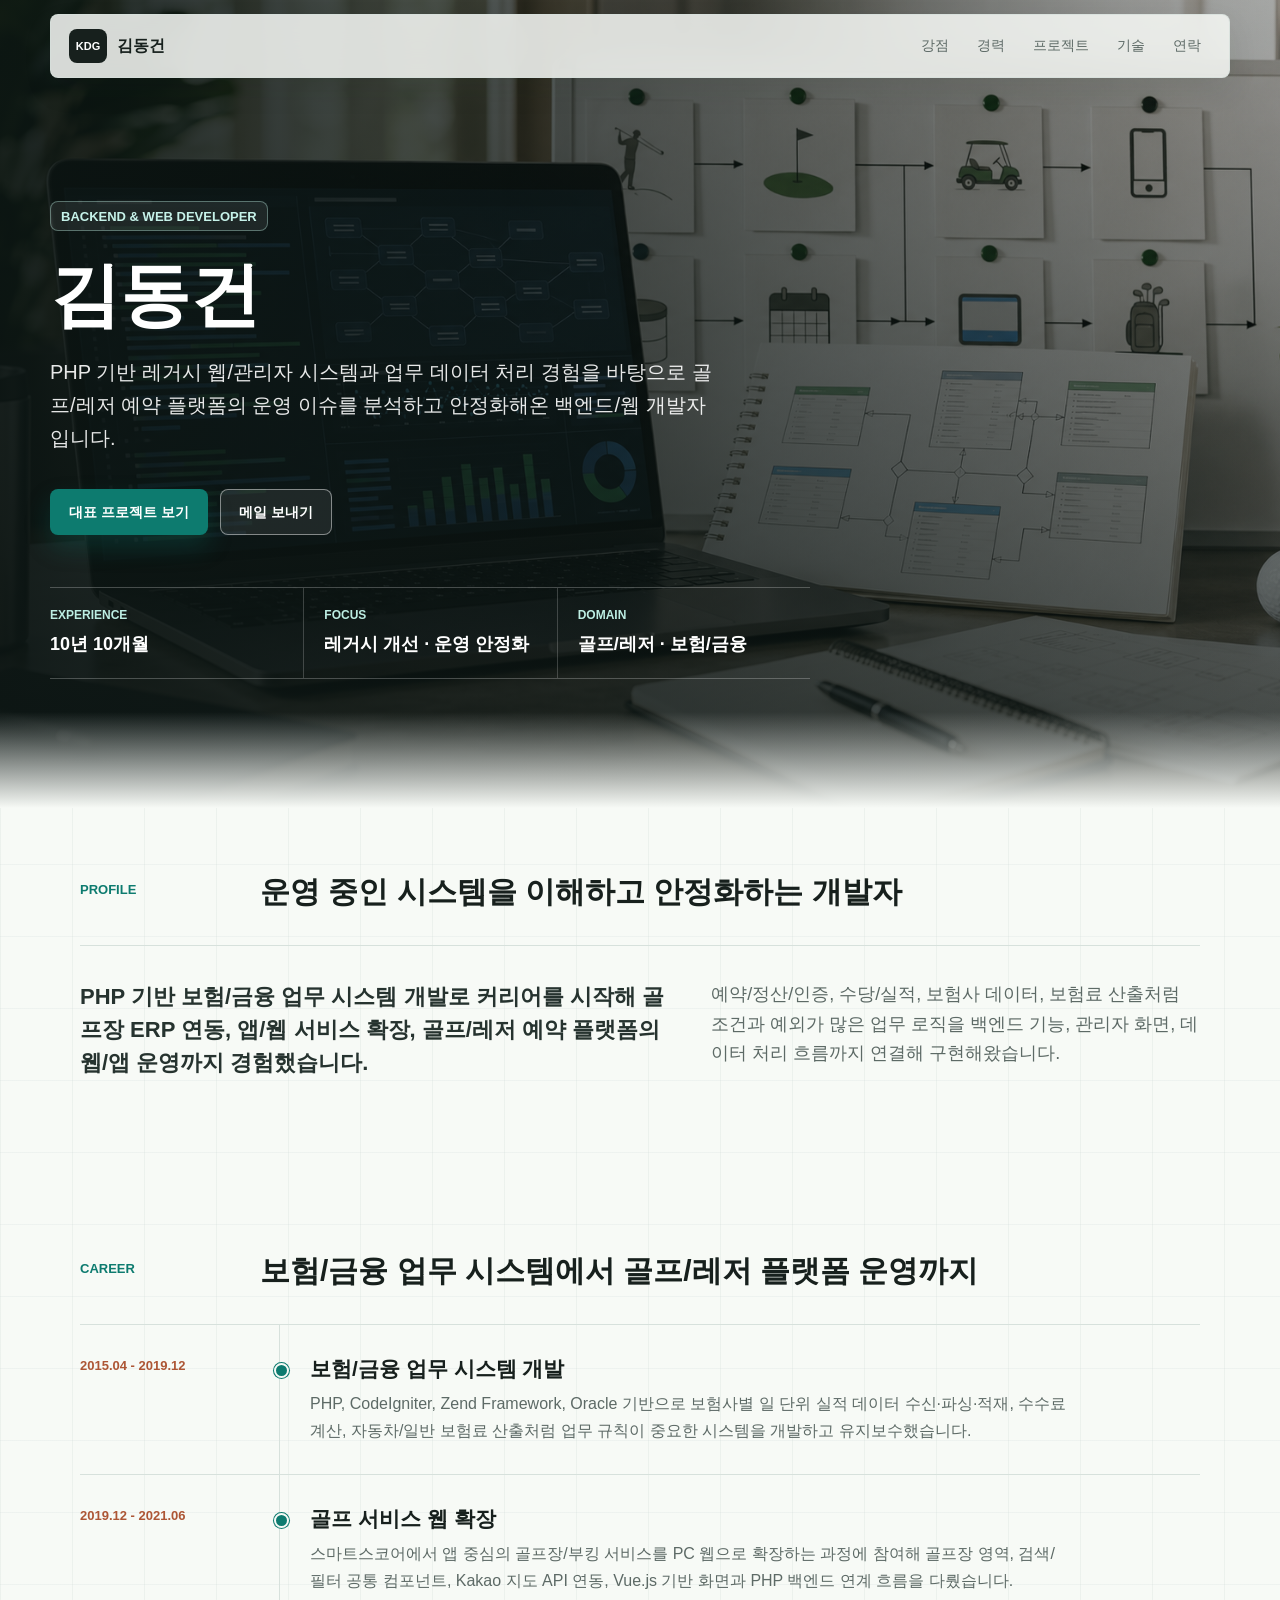
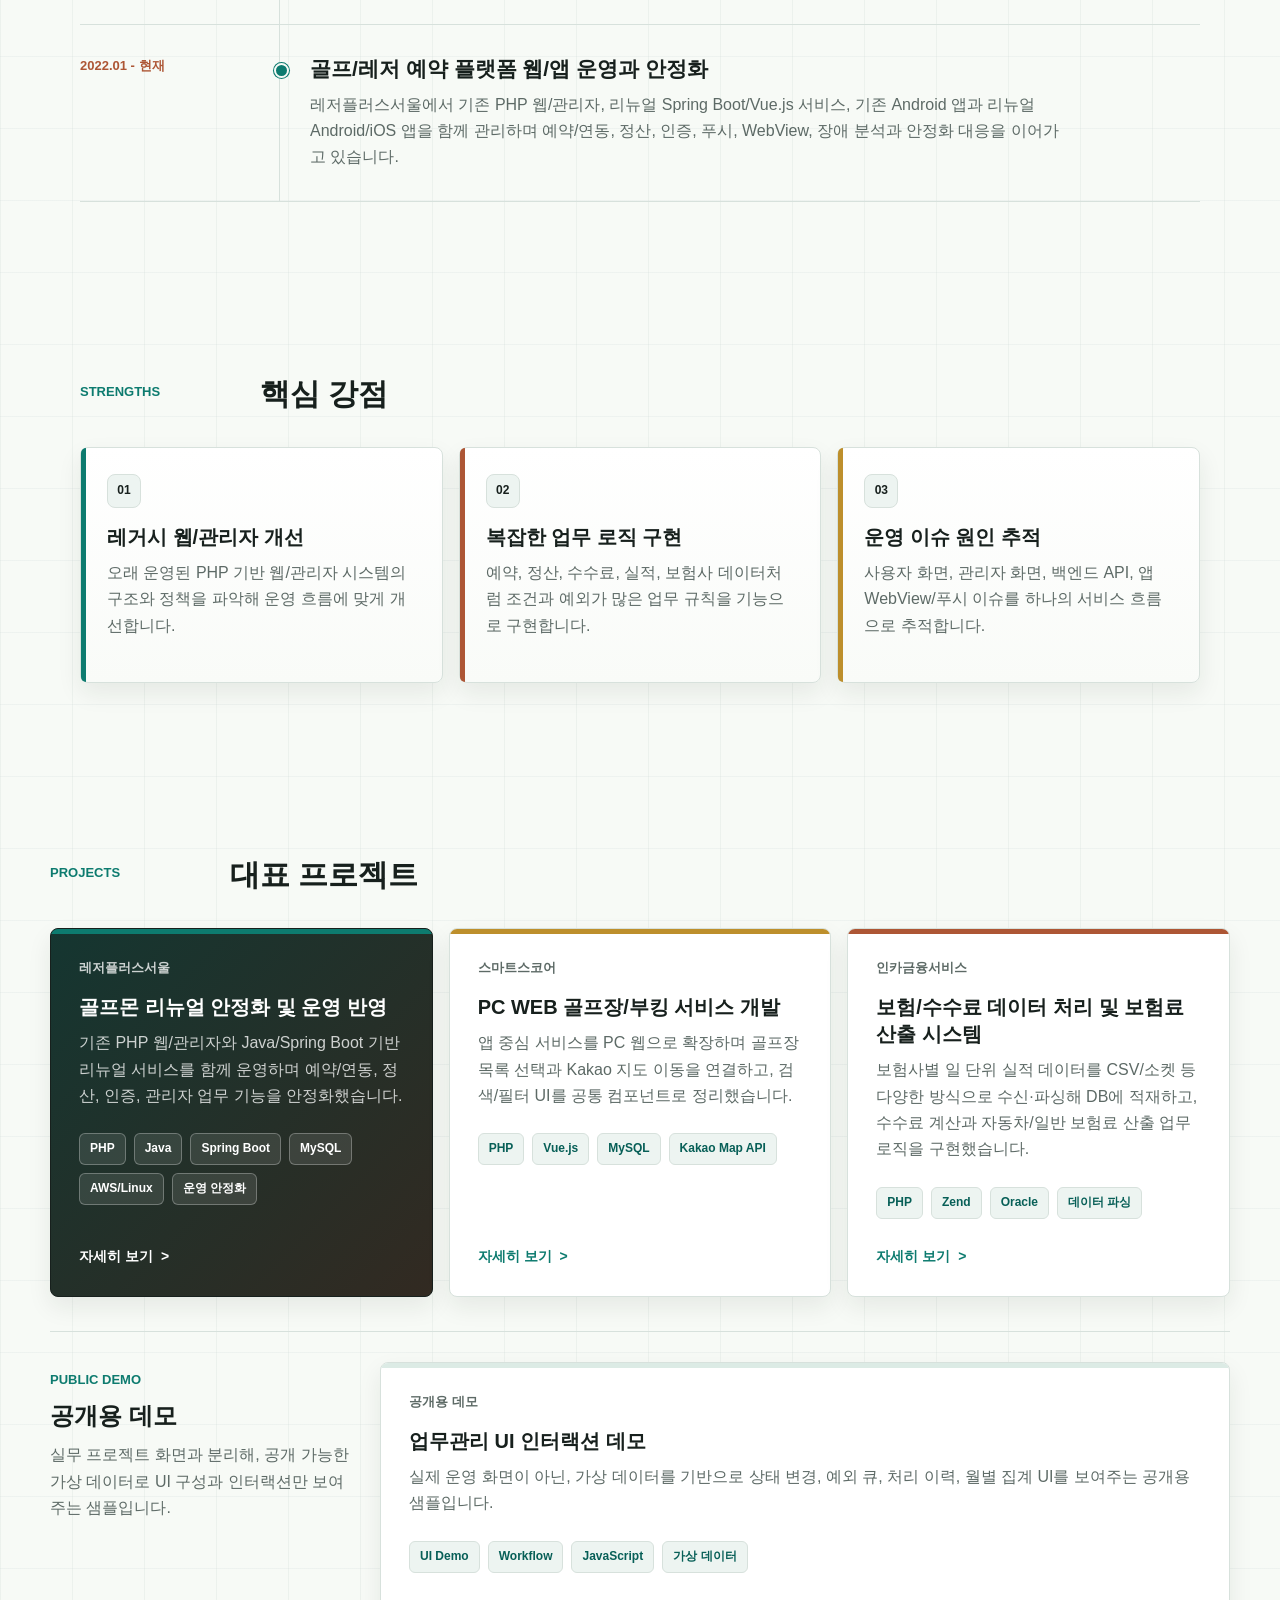
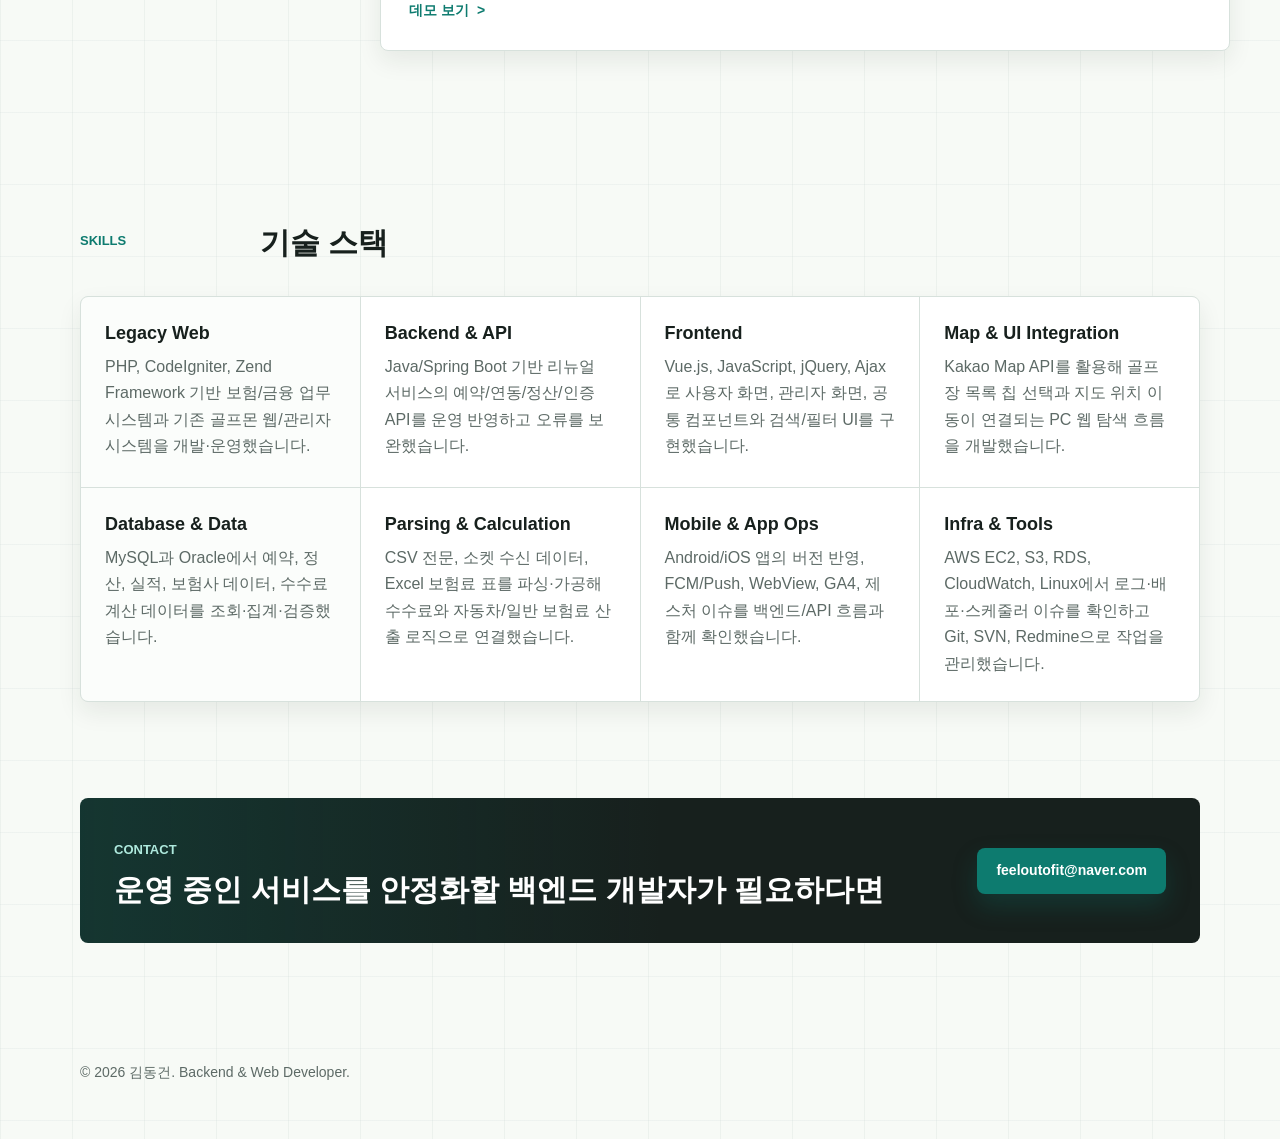
<file: index.html>
<!DOCTYPE html>
<html lang="ko">
  <head>
    <meta charset="utf-8">
    <meta name="viewport" content="width=device-width, initial-scale=1">
    <title>김동건 | Backend & Web Developer</title>
    <meta
      name="description"
      content="PHP 기반 레거시 웹/관리자 시스템, 업무 데이터 처리, 골프/레저 예약 플랫폼 운영 안정화 경험을 갖춘 백엔드/웹 개발자 김동건의 포트폴리오입니다."
    >
    <link rel="canonical" href="https://feeloutofit.github.io/portfolio-site/">
    <meta property="og:locale" content="ko_KR">
    <meta property="og:type" content="website">
    <meta property="og:site_name" content="김동건 포트폴리오">
    <meta property="og:title" content="김동건 | Backend & Web Developer">
    <meta property="og:description" content="PHP 기반 레거시 웹/관리자 시스템, 업무 데이터 처리, 골프/레저 예약 플랫폼 운영 안정화 경험을 갖춘 백엔드/웹 개발자 김동건의 포트폴리오입니다.">
    <meta property="og:url" content="https://feeloutofit.github.io/portfolio-site/">
    <meta property="og:image" content="https://feeloutofit.github.io/portfolio-site/assets/og-image.jpg">
    <meta property="og:image:type" content="image/jpeg">
    <meta property="og:image:width" content="1200">
    <meta property="og:image:height" content="630">
    <meta property="og:image:alt" content="운영 안정화와 백엔드 개발 흐름을 표현한 김동건 포트폴리오 공유 이미지">
    <meta name="twitter:card" content="summary_large_image">
    <meta name="twitter:title" content="김동건 | Backend & Web Developer">
    <meta name="twitter:description" content="PHP 기반 레거시 웹/관리자 시스템, 업무 데이터 처리, 골프/레저 예약 플랫폼 운영 안정화 경험을 갖춘 백엔드/웹 개발자 김동건의 포트폴리오입니다.">
    <meta name="twitter:image" content="https://feeloutofit.github.io/portfolio-site/assets/og-image.jpg">
    <meta name="theme-color" content="#17201d">
    <link rel="stylesheet" href="./styles.css">
  </head>
  <body>
    <header class="site-header" aria-label="주요 이동">
      <a class="brand" href="./index.html">김동건</a>
      <nav class="nav-links">
        <a href="#strengths">강점</a>
        <a href="#career">경력</a>
        <a href="#projects">프로젝트</a>
        <a href="#skills">기술</a>
        <a href="mailto:feeloutofit@naver.com">연락</a>
      </nav>
    </header>

    <main>
      <section class="hero">
        <div class="hero-content">
          <p class="eyebrow">Backend & Web Developer</p>
          <h1>김동건</h1>
          <p class="hero-copy">
            PHP 기반 레거시 웹/관리자 시스템과 업무 데이터 처리 경험을 바탕으로
            골프/레저 예약 플랫폼의 운영 이슈를 분석하고 안정화해온 백엔드/웹 개발자입니다.
          </p>
          <div class="hero-actions">
            <a class="button primary" href="#projects">대표 프로젝트 보기</a>
            <a class="button secondary" href="mailto:feeloutofit@naver.com">메일 보내기</a>
          </div>
          <dl class="hero-meta" aria-label="핵심 경력 요약">
            <div>
              <dt>Experience</dt>
              <dd>10년 10개월</dd>
            </div>
            <div>
              <dt>Focus</dt>
              <dd>레거시 개선 · 운영 안정화</dd>
            </div>
            <div>
              <dt>Domain</dt>
              <dd>골프/레저 · 보험/금융</dd>
            </div>
          </dl>
        </div>
      </section>

      <section class="section intro-section" aria-labelledby="intro-title">
        <div class="section-header">
          <p class="section-kicker">Profile</p>
          <h2 id="intro-title">운영 중인 시스템을 이해하고 안정화하는 개발자</h2>
        </div>
        <div class="intro-grid">
          <p>
            PHP 기반 보험/금융 업무 시스템 개발로 커리어를 시작해 골프장 ERP 연동,
            앱/웹 서비스 확장, 골프/레저 예약 플랫폼의 웹/앱 운영까지 경험했습니다.
          </p>
          <p>
            예약/정산/인증, 수당/실적, 보험사 데이터, 보험료 산출처럼 조건과 예외가 많은 업무 로직을
            백엔드 기능, 관리자 화면, 데이터 처리 흐름까지 연결해 구현해왔습니다.
          </p>
        </div>
      </section>

      <section class="section career-section" id="career" aria-labelledby="career-title">
        <div class="section-header">
          <p class="section-kicker">Career</p>
          <h2 id="career-title">보험/금융 업무 시스템에서 골프/레저 플랫폼 운영까지</h2>
        </div>
        <div class="timeline-list">
          <article class="timeline-item">
            <p class="timeline-period">2015.04 - 2019.12</p>
            <div>
              <h3>보험/금융 업무 시스템 개발</h3>
              <p>
                PHP, CodeIgniter, Zend Framework, Oracle 기반으로 보험사별 일 단위 실적 데이터
                수신·파싱·적재, 수수료 계산, 자동차/일반 보험료 산출처럼 업무 규칙이 중요한
                시스템을 개발하고 유지보수했습니다.
              </p>
            </div>
          </article>
          <article class="timeline-item">
            <p class="timeline-period">2019.12 - 2021.06</p>
            <div>
              <h3>골프 서비스 웹 확장</h3>
              <p>
                스마트스코어에서 앱 중심의 골프장/부킹 서비스를 PC 웹으로 확장하는 과정에 참여해
                골프장 영역, 검색/필터 공통 컴포넌트, Kakao 지도 API 연동, Vue.js 기반 화면과
                PHP 백엔드 연계 흐름을 다뤘습니다.
              </p>
            </div>
          </article>
          <article class="timeline-item">
            <p class="timeline-period">2022.01 - 현재</p>
            <div>
              <h3>골프/레저 예약 플랫폼 웹/앱 운영과 안정화</h3>
              <p>
                레저플러스서울에서 기존 PHP 웹/관리자, 리뉴얼 Spring Boot/Vue.js 서비스,
                기존 Android 앱과 리뉴얼 Android/iOS 앱을 함께 관리하며 예약/연동, 정산,
                인증, 푸시, WebView, 장애 분석과 안정화 대응을 이어가고 있습니다.
              </p>
            </div>
          </article>
        </div>
      </section>

      <section class="section" id="strengths" aria-labelledby="strengths-title">
        <div class="section-header">
          <p class="section-kicker">Strengths</p>
          <h2 id="strengths-title">핵심 강점</h2>
        </div>
        <div class="strength-list">
          <article class="strength-item">
            <span class="number">01</span>
            <h3>레거시 웹/관리자 개선</h3>
            <p>오래 운영된 PHP 기반 웹/관리자 시스템의 구조와 정책을 파악해 운영 흐름에 맞게 개선합니다.</p>
          </article>
          <article class="strength-item">
            <span class="number">02</span>
            <h3>복잡한 업무 로직 구현</h3>
            <p>예약, 정산, 수수료, 실적, 보험사 데이터처럼 조건과 예외가 많은 업무 규칙을 기능으로 구현합니다.</p>
          </article>
          <article class="strength-item">
            <span class="number">03</span>
            <h3>운영 이슈 원인 추적</h3>
            <p>사용자 화면, 관리자 화면, 백엔드 API, 앱 WebView/푸시 이슈를 하나의 서비스 흐름으로 추적합니다.</p>
          </article>
        </div>
      </section>

      <section class="section projects-section" id="projects" aria-labelledby="projects-title">
        <div class="section-header">
          <p class="section-kicker">Projects</p>
          <h2 id="projects-title">대표 프로젝트</h2>
        </div>
        <div class="project-grid">
          <article class="project-card featured">
            <p class="project-meta">레저플러스서울</p>
            <h3>골프몬 리뉴얼 안정화 및 운영 반영</h3>
            <p>
              기존 PHP 웹/관리자와 Java/Spring Boot 기반 리뉴얼 서비스를 함께 운영하며
              예약/연동, 정산, 인증, 관리자 업무 기능을 안정화했습니다.
            </p>
            <div class="tag-row">
              <span>PHP</span>
              <span>Java</span>
              <span>Spring Boot</span>
              <span>MySQL</span>
              <span>AWS/Linux</span>
              <span>운영 안정화</span>
            </div>
            <a class="text-link" href="./projects/golfmon-renewal.html">자세히 보기</a>
          </article>

          <article class="project-card accent-gold">
            <p class="project-meta">스마트스코어</p>
            <h3>PC WEB 골프장/부킹 서비스 개발</h3>
            <p>
              앱 중심 서비스를 PC 웹으로 확장하며 골프장 목록 선택과 Kakao 지도 이동을 연결하고,
              검색/필터 UI를 공통 컴포넌트로 정리했습니다.
            </p>
            <div class="tag-row">
              <span>PHP</span>
              <span>Vue.js</span>
              <span>MySQL</span>
              <span>Kakao Map API</span>
            </div>
            <a class="text-link" href="./projects/smartscore-pc-web.html">자세히 보기</a>
          </article>

          <article class="project-card accent-clay">
            <p class="project-meta">인카금융서비스</p>
            <h3>보험/수수료 데이터 처리 및 보험료 산출 시스템</h3>
            <p>
              보험사별 일 단위 실적 데이터를 CSV/소켓 등 다양한 방식으로 수신·파싱해 DB에 적재하고,
              수수료 계산과 자동차/일반 보험료 산출 업무 로직을 구현했습니다.
            </p>
            <div class="tag-row">
              <span>PHP</span>
              <span>Zend</span>
              <span>Oracle</span>
              <span>데이터 파싱</span>
            </div>
            <a class="text-link" href="./projects/insurance-comparison-guide.html">자세히 보기</a>
          </article>
        </div>

        <div class="public-demo-block" aria-labelledby="public-demo-title">
          <div class="public-demo-copy">
            <p class="section-kicker">Public Demo</p>
            <h3 id="public-demo-title">공개용 데모</h3>
            <p>
              실무 프로젝트 화면과 분리해, 공개 가능한 가상 데이터로 UI 구성과 인터랙션만 보여주는 샘플입니다.
            </p>
          </div>
          <article class="project-card demo-card">
            <p class="project-meta">공개용 데모</p>
            <h3>업무관리 UI 인터랙션 데모</h3>
            <p>
              실제 운영 화면이 아닌, 가상 데이터를 기반으로 상태 변경, 예외 큐,
              처리 이력, 월별 집계 UI를 보여주는 공개용 샘플입니다.
            </p>
            <div class="tag-row">
              <span>UI Demo</span>
              <span>Workflow</span>
              <span>JavaScript</span>
              <span>가상 데이터</span>
            </div>
            <a class="text-link" href="./projects/operations-admin-demo.html">데모 보기</a>
          </article>
        </div>
      </section>

      <section class="section skills-section" id="skills" aria-labelledby="skills-title">
        <div class="section-header">
          <p class="section-kicker">Skills</p>
          <h2 id="skills-title">기술 스택</h2>
        </div>
        <div class="skill-groups">
          <div>
            <h3>Legacy Web</h3>
            <p>PHP, CodeIgniter, Zend Framework 기반 보험/금융 업무 시스템과 기존 골프몬 웹/관리자 시스템을 개발·운영했습니다.</p>
          </div>
          <div>
            <h3>Backend & API</h3>
            <p>Java/Spring Boot 기반 리뉴얼 서비스의 예약/연동/정산/인증 API를 운영 반영하고 오류를 보완했습니다.</p>
          </div>
          <div>
            <h3>Frontend</h3>
            <p>Vue.js, JavaScript, jQuery, Ajax로 사용자 화면, 관리자 화면, 공통 컴포넌트와 검색/필터 UI를 구현했습니다.</p>
          </div>
          <div>
            <h3>Map & UI Integration</h3>
            <p>Kakao Map API를 활용해 골프장 목록 칩 선택과 지도 위치 이동이 연결되는 PC 웹 탐색 흐름을 개발했습니다.</p>
          </div>
          <div>
            <h3>Database & Data</h3>
            <p>MySQL과 Oracle에서 예약, 정산, 실적, 보험사 데이터, 수수료 계산 데이터를 조회·집계·검증했습니다.</p>
          </div>
          <div>
            <h3>Parsing & Calculation</h3>
            <p>CSV 전문, 소켓 수신 데이터, Excel 보험료 표를 파싱·가공해 수수료와 자동차/일반 보험료 산출 로직으로 연결했습니다.</p>
          </div>
          <div>
            <h3>Mobile & App Ops</h3>
            <p>Android/iOS 앱의 버전 반영, FCM/Push, WebView, GA4, 제스처 이슈를 백엔드/API 흐름과 함께 확인했습니다.</p>
          </div>
          <div>
            <h3>Infra & Tools</h3>
            <p>AWS EC2, S3, RDS, CloudWatch, Linux에서 로그·배포·스케줄러 이슈를 확인하고 Git, SVN, Redmine으로 작업을 관리했습니다.</p>
          </div>
        </div>
      </section>

      <section class="contact-band" aria-labelledby="contact-title">
        <div>
          <p class="section-kicker">Contact</p>
          <h2 id="contact-title">운영 중인 서비스를 안정화할 백엔드 개발자가 필요하다면</h2>
        </div>
        <a class="button primary" href="mailto:feeloutofit@naver.com">feeloutofit@naver.com</a>
      </section>
    </main>

    <footer class="site-footer">
      <p>© 2026 김동건. Backend & Web Developer.</p>
    </footer>
  </body>
</html>
</file>
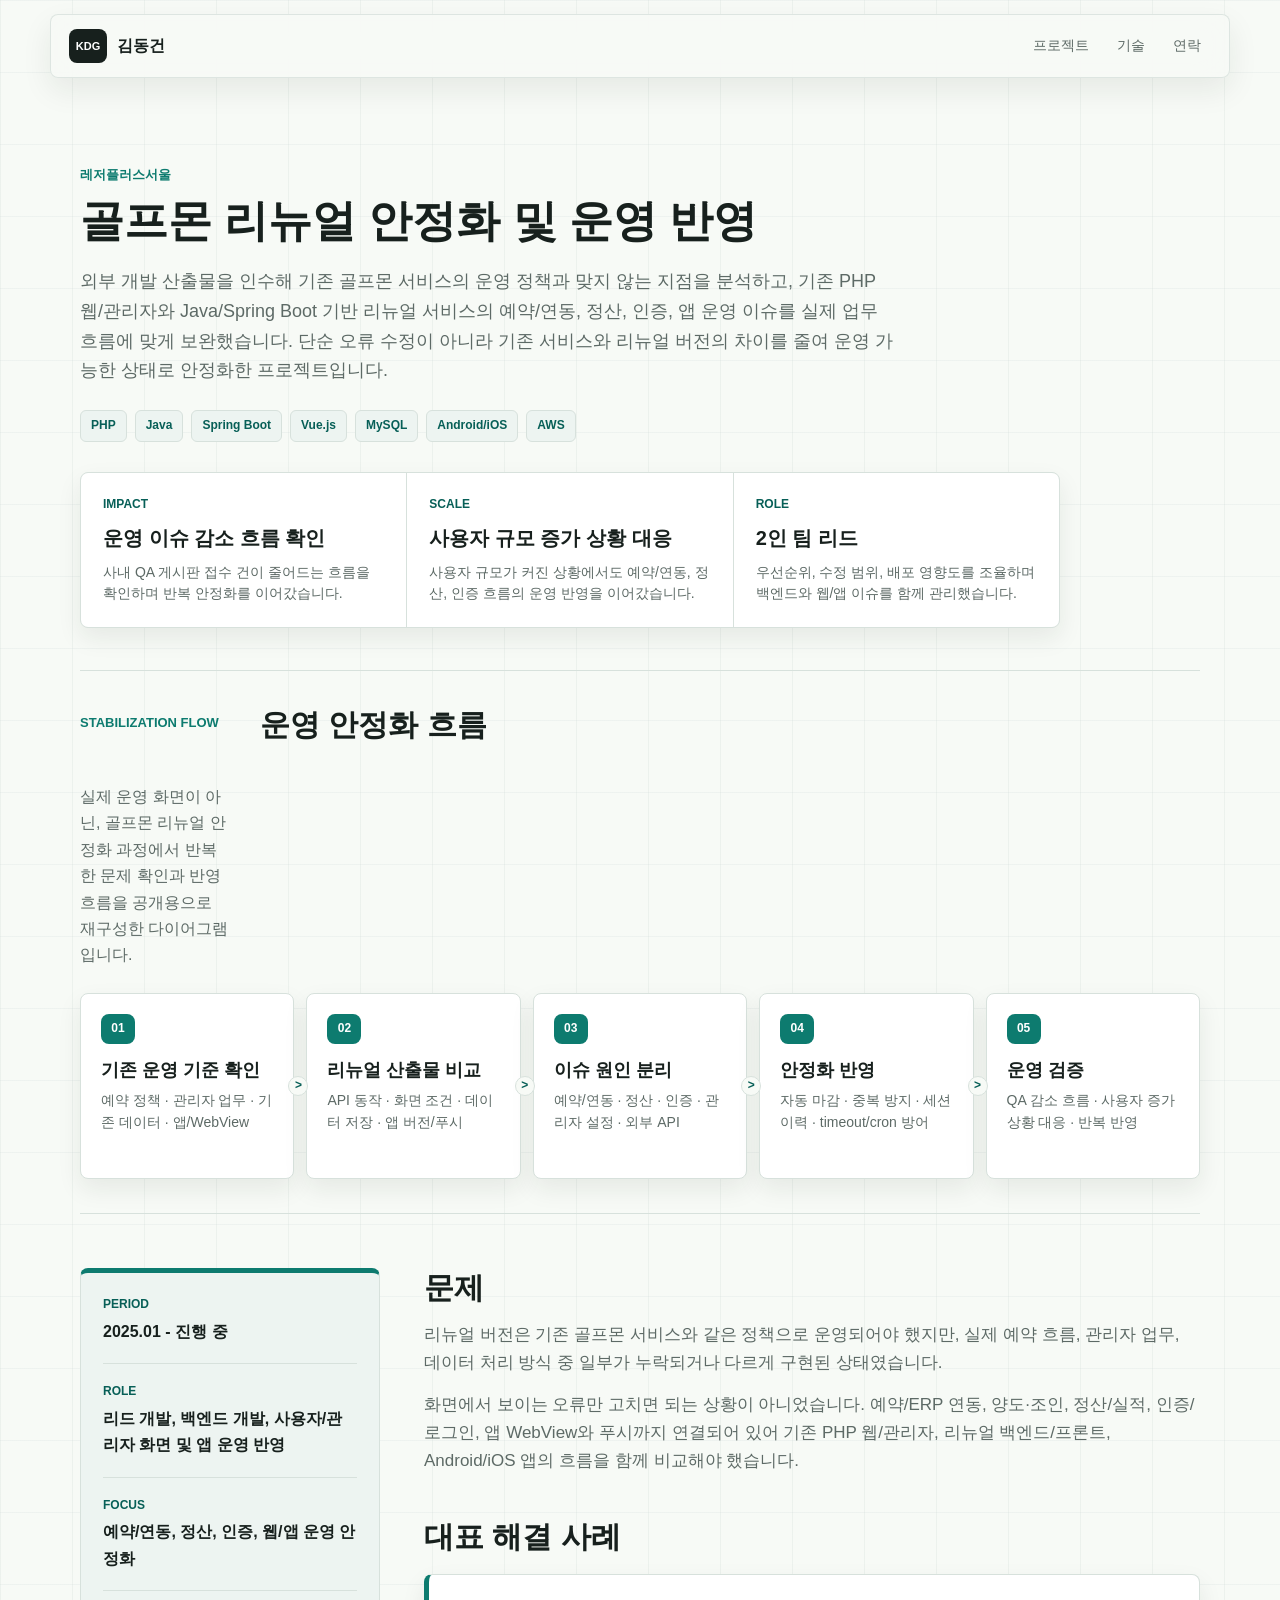
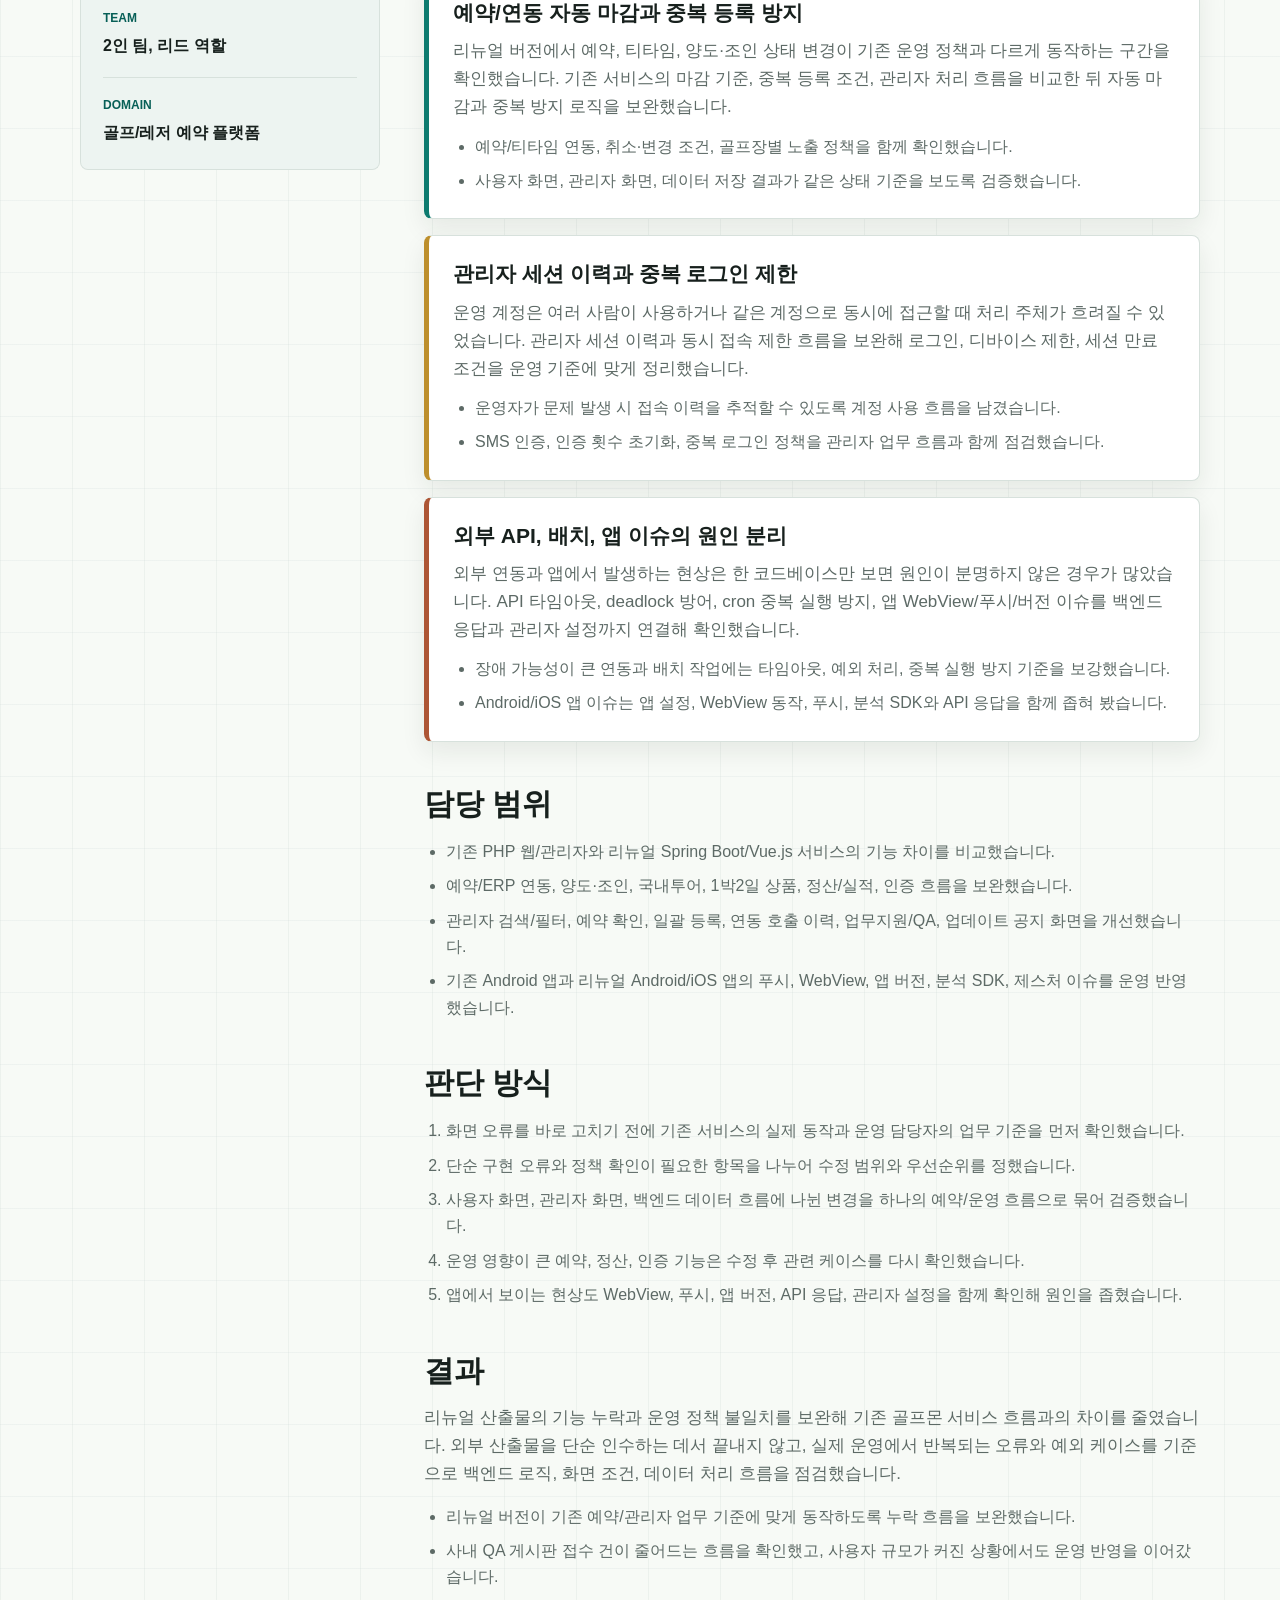
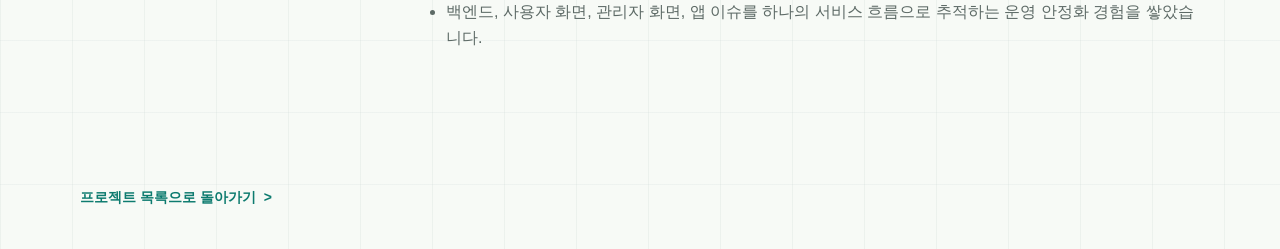
<file: projects/golfmon-renewal.html>
<!DOCTYPE html>
<html lang="ko">
  <head>
    <meta charset="utf-8">
    <meta name="viewport" content="width=device-width, initial-scale=1">
    <title>골프몬 리뉴얼 안정화 및 운영 반영 | 김동건</title>
    <meta
      name="description"
      content="골프몬 리뉴얼 산출물을 운영 서비스 기준으로 검토하고 기존 웹/앱과 리뉴얼 웹/앱의 예약/연동, 관리자 업무, 정산, 인증, 운영 안정화 흐름을 보완한 프로젝트 사례입니다."
    >
    <link rel="canonical" href="https://feeloutofit.github.io/portfolio-site/projects/golfmon-renewal.html">
    <meta property="og:locale" content="ko_KR">
    <meta property="og:type" content="article">
    <meta property="og:site_name" content="김동건 포트폴리오">
    <meta property="og:title" content="골프몬 리뉴얼 안정화 및 운영 반영 | 김동건">
    <meta property="og:description" content="골프몬 리뉴얼 산출물을 운영 서비스 기준으로 검토하고 기존 웹/앱과 리뉴얼 웹/앱의 예약/연동, 관리자 업무, 정산, 인증, 운영 안정화 흐름을 보완한 프로젝트 사례입니다.">
    <meta property="og:url" content="https://feeloutofit.github.io/portfolio-site/projects/golfmon-renewal.html">
    <meta property="og:image" content="https://feeloutofit.github.io/portfolio-site/assets/og-image.jpg">
    <meta property="og:image:type" content="image/jpeg">
    <meta property="og:image:width" content="1200">
    <meta property="og:image:height" content="630">
    <meta property="og:image:alt" content="운영 안정화와 백엔드 개발 흐름을 표현한 김동건 포트폴리오 공유 이미지">
    <meta name="twitter:card" content="summary_large_image">
    <meta name="twitter:title" content="골프몬 리뉴얼 안정화 및 운영 반영 | 김동건">
    <meta name="twitter:description" content="골프몬 리뉴얼 산출물을 운영 서비스 기준으로 검토하고 기존 웹/앱과 리뉴얼 웹/앱의 예약/연동, 관리자 업무, 정산, 인증, 운영 안정화 흐름을 보완한 프로젝트 사례입니다.">
    <meta name="twitter:image" content="https://feeloutofit.github.io/portfolio-site/assets/og-image.jpg">
    <meta name="theme-color" content="#17201d">
    <link rel="stylesheet" href="../styles.css">
  </head>
  <body>
    <header class="site-header" aria-label="주요 이동">
      <a class="brand" href="../index.html">김동건</a>
      <nav class="nav-links">
        <a href="../index.html#projects">프로젝트</a>
        <a href="../index.html#skills">기술</a>
        <a href="mailto:feeloutofit@naver.com">연락</a>
      </nav>
    </header>

    <main class="project-page">
      <section class="project-hero">
        <p class="eyebrow">레저플러스서울</p>
        <h1>골프몬 리뉴얼 안정화 및 운영 반영</h1>
        <p>
          외부 개발 산출물을 인수해 기존 골프몬 서비스의 운영 정책과 맞지 않는 지점을 분석하고,
          기존 PHP 웹/관리자와 Java/Spring Boot 기반 리뉴얼 서비스의 예약/연동, 정산, 인증,
          앱 운영 이슈를 실제 업무 흐름에 맞게 보완했습니다. 단순 오류 수정이 아니라
          기존 서비스와 리뉴얼 버전의 차이를 줄여 운영 가능한 상태로 안정화한 프로젝트입니다.
        </p>
        <div class="tag-row">
          <span>PHP</span>
          <span>Java</span>
          <span>Spring Boot</span>
          <span>Vue.js</span>
          <span>MySQL</span>
          <span>Android/iOS</span>
          <span>AWS</span>
        </div>
        <div class="case-impact" aria-label="핵심 성과 요약">
          <div>
            <span>Impact</span>
            <strong>운영 이슈 감소 흐름 확인</strong>
            <p>사내 QA 게시판 접수 건이 줄어드는 흐름을 확인하며 반복 안정화를 이어갔습니다.</p>
          </div>
          <div>
            <span>Scale</span>
            <strong>사용자 규모 증가 상황 대응</strong>
            <p>사용자 규모가 커진 상황에서도 예약/연동, 정산, 인증 흐름의 운영 반영을 이어갔습니다.</p>
          </div>
          <div>
            <span>Role</span>
            <strong>2인 팀 리드</strong>
            <p>우선순위, 수정 범위, 배포 영향도를 조율하며 백엔드와 웹/앱 이슈를 함께 관리했습니다.</p>
          </div>
        </div>
      </section>

      <section class="ops-flow" aria-labelledby="ops-flow-title">
        <div class="ops-flow-header">
          <p class="section-kicker">Stabilization Flow</p>
          <h2 id="ops-flow-title">운영 안정화 흐름</h2>
          <p>
            실제 운영 화면이 아닌, 골프몬 리뉴얼 안정화 과정에서 반복한 문제 확인과 반영 흐름을
            공개용으로 재구성한 다이어그램입니다.
          </p>
        </div>
        <div class="ops-flow-track" aria-label="운영 안정화 단계">
          <article class="ops-flow-step">
            <span>01</span>
            <h3>기존 운영 기준 확인</h3>
            <p>예약 정책 · 관리자 업무 · 기존 데이터 · 앱/WebView</p>
          </article>
          <article class="ops-flow-step">
            <span>02</span>
            <h3>리뉴얼 산출물 비교</h3>
            <p>API 동작 · 화면 조건 · 데이터 저장 · 앱 버전/푸시</p>
          </article>
          <article class="ops-flow-step">
            <span>03</span>
            <h3>이슈 원인 분리</h3>
            <p>예약/연동 · 정산 · 인증 · 관리자 설정 · 외부 API</p>
          </article>
          <article class="ops-flow-step">
            <span>04</span>
            <h3>안정화 반영</h3>
            <p>자동 마감 · 중복 방지 · 세션 이력 · timeout/cron 방어</p>
          </article>
          <article class="ops-flow-step">
            <span>05</span>
            <h3>운영 검증</h3>
            <p>QA 감소 흐름 · 사용자 증가 상황 대응 · 반복 반영</p>
          </article>
        </div>
      </section>

      <section class="case-layout">
        <aside class="case-summary" aria-label="프로젝트 요약">
          <dl>
            <div>
              <dt>Period</dt>
              <dd>2025.01 - 진행 중</dd>
            </div>
            <div>
              <dt>Role</dt>
              <dd>리드 개발, 백엔드 개발, 사용자/관리자 화면 및 앱 운영 반영</dd>
            </div>
            <div>
              <dt>Focus</dt>
              <dd>예약/연동, 정산, 인증, 웹/앱 운영 안정화</dd>
            </div>
            <div>
              <dt>Team</dt>
              <dd>2인 팀, 리드 역할</dd>
            </div>
            <div>
              <dt>Domain</dt>
              <dd>골프/레저 예약 플랫폼</dd>
            </div>
          </dl>
        </aside>

        <div class="case-content">
          <section>
            <h2>문제</h2>
            <p>
              리뉴얼 버전은 기존 골프몬 서비스와 같은 정책으로 운영되어야 했지만,
              실제 예약 흐름, 관리자 업무, 데이터 처리 방식 중 일부가 누락되거나 다르게 구현된 상태였습니다.
            </p>
            <p>
              화면에서 보이는 오류만 고치면 되는 상황이 아니었습니다. 예약/ERP 연동, 양도·조인,
              정산/실적, 인증/로그인, 앱 WebView와 푸시까지 연결되어 있어 기존 PHP 웹/관리자,
              리뉴얼 백엔드/프론트, Android/iOS 앱의 흐름을 함께 비교해야 했습니다.
            </p>
          </section>

          <section>
            <h2>대표 해결 사례</h2>
            <div class="case-story-list">
              <article class="case-story">
                <h3>예약/연동 자동 마감과 중복 등록 방지</h3>
                <p>
                  리뉴얼 버전에서 예약, 티타임, 양도·조인 상태 변경이 기존 운영 정책과 다르게 동작하는 구간을 확인했습니다.
                  기존 서비스의 마감 기준, 중복 등록 조건, 관리자 처리 흐름을 비교한 뒤 자동 마감과 중복 방지 로직을 보완했습니다.
                </p>
                <ul class="plain-list">
                  <li>예약/티타임 연동, 취소·변경 조건, 골프장별 노출 정책을 함께 확인했습니다.</li>
                  <li>사용자 화면, 관리자 화면, 데이터 저장 결과가 같은 상태 기준을 보도록 검증했습니다.</li>
                </ul>
              </article>
              <article class="case-story">
                <h3>관리자 세션 이력과 중복 로그인 제한</h3>
                <p>
                  운영 계정은 여러 사람이 사용하거나 같은 계정으로 동시에 접근할 때 처리 주체가 흐려질 수 있었습니다.
                  관리자 세션 이력과 동시 접속 제한 흐름을 보완해 로그인, 디바이스 제한, 세션 만료 조건을 운영 기준에 맞게 정리했습니다.
                </p>
                <ul class="plain-list">
                  <li>운영자가 문제 발생 시 접속 이력을 추적할 수 있도록 계정 사용 흐름을 남겼습니다.</li>
                  <li>SMS 인증, 인증 횟수 초기화, 중복 로그인 정책을 관리자 업무 흐름과 함께 점검했습니다.</li>
                </ul>
              </article>
              <article class="case-story">
                <h3>외부 API, 배치, 앱 이슈의 원인 분리</h3>
                <p>
                  외부 연동과 앱에서 발생하는 현상은 한 코드베이스만 보면 원인이 분명하지 않은 경우가 많았습니다.
                  API 타임아웃, deadlock 방어, cron 중복 실행 방지, 앱 WebView/푸시/버전 이슈를 백엔드 응답과 관리자 설정까지 연결해 확인했습니다.
                </p>
                <ul class="plain-list">
                  <li>장애 가능성이 큰 연동과 배치 작업에는 타임아웃, 예외 처리, 중복 실행 방지 기준을 보강했습니다.</li>
                  <li>Android/iOS 앱 이슈는 앱 설정, WebView 동작, 푸시, 분석 SDK와 API 응답을 함께 좁혀 봤습니다.</li>
                </ul>
              </article>
            </div>
          </section>

          <section>
            <h2>담당 범위</h2>
            <ul class="plain-list">
              <li>기존 PHP 웹/관리자와 리뉴얼 Spring Boot/Vue.js 서비스의 기능 차이를 비교했습니다.</li>
              <li>예약/ERP 연동, 양도·조인, 국내투어, 1박2일 상품, 정산/실적, 인증 흐름을 보완했습니다.</li>
              <li>관리자 검색/필터, 예약 확인, 일괄 등록, 연동 호출 이력, 업무지원/QA, 업데이트 공지 화면을 개선했습니다.</li>
              <li>기존 Android 앱과 리뉴얼 Android/iOS 앱의 푸시, WebView, 앱 버전, 분석 SDK, 제스처 이슈를 운영 반영했습니다.</li>
            </ul>
          </section>

          <section>
            <h2>판단 방식</h2>
            <ol class="step-list">
              <li>화면 오류를 바로 고치기 전에 기존 서비스의 실제 동작과 운영 담당자의 업무 기준을 먼저 확인했습니다.</li>
              <li>단순 구현 오류와 정책 확인이 필요한 항목을 나누어 수정 범위와 우선순위를 정했습니다.</li>
              <li>사용자 화면, 관리자 화면, 백엔드 데이터 흐름에 나뉜 변경을 하나의 예약/운영 흐름으로 묶어 검증했습니다.</li>
              <li>운영 영향이 큰 예약, 정산, 인증 기능은 수정 후 관련 케이스를 다시 확인했습니다.</li>
              <li>앱에서 보이는 현상도 WebView, 푸시, 앱 버전, API 응답, 관리자 설정을 함께 확인해 원인을 좁혔습니다.</li>
            </ol>
          </section>

          <section>
            <h2>결과</h2>
            <p>
              리뉴얼 산출물의 기능 누락과 운영 정책 불일치를 보완해 기존 골프몬 서비스 흐름과의 차이를 줄였습니다.
              외부 산출물을 단순 인수하는 데서 끝내지 않고, 실제 운영에서 반복되는 오류와 예외 케이스를 기준으로
              백엔드 로직, 화면 조건, 데이터 처리 흐름을 점검했습니다.
            </p>
            <ul class="plain-list">
              <li>리뉴얼 버전이 기존 예약/관리자 업무 기준에 맞게 동작하도록 누락 흐름을 보완했습니다.</li>
              <li>사내 QA 게시판 접수 건이 줄어드는 흐름을 확인했고, 사용자 규모가 커진 상황에서도 운영 반영을 이어갔습니다.</li>
              <li>백엔드, 사용자 화면, 관리자 화면, 앱 이슈를 하나의 서비스 흐름으로 추적하는 운영 안정화 경험을 쌓았습니다.</li>
            </ul>
          </section>
        </div>
      </section>
    </main>

    <footer class="site-footer">
      <a class="text-link" href="../index.html#projects">프로젝트 목록으로 돌아가기</a>
    </footer>
  </body>
</html>
</file>
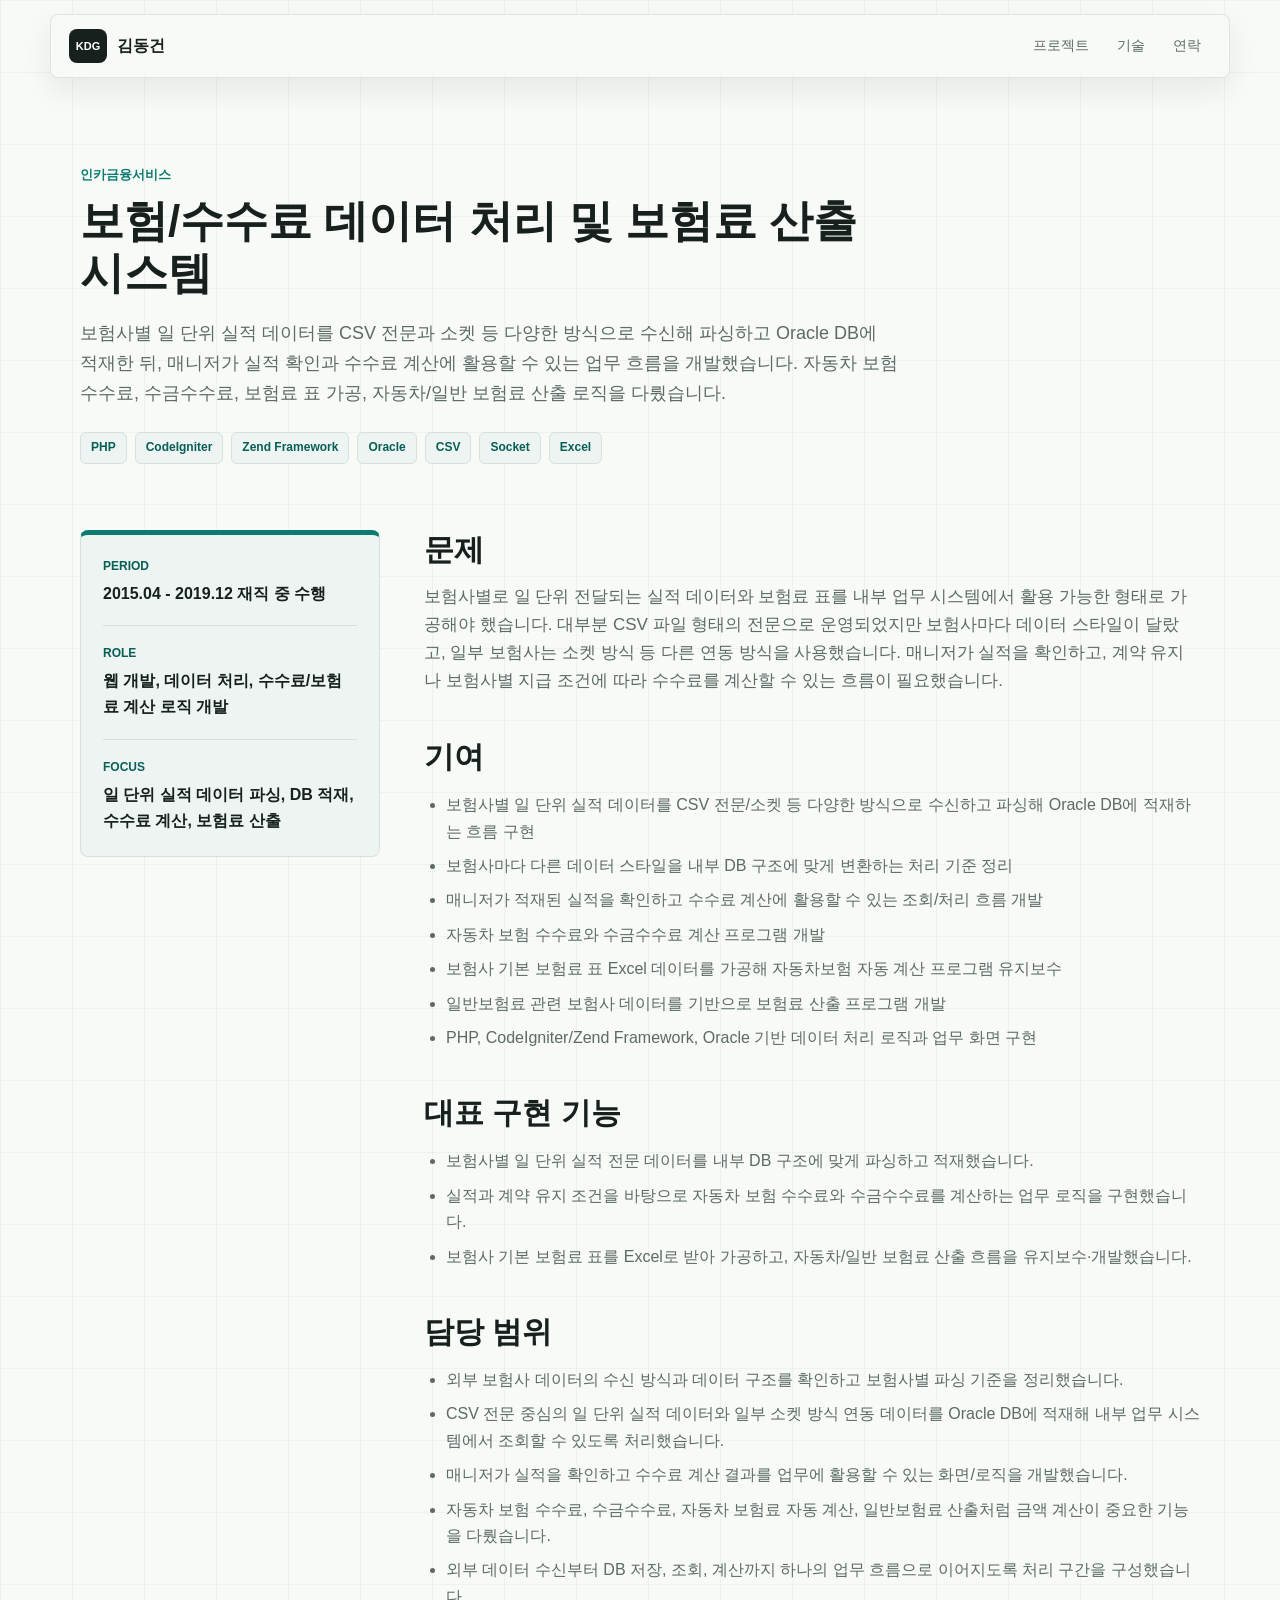
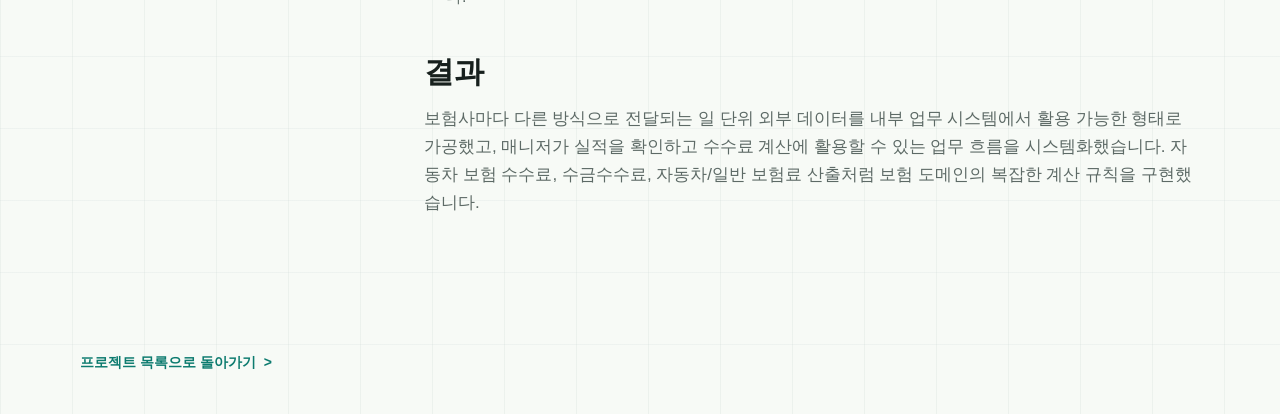
<file: projects/insurance-comparison-guide.html>
<!DOCTYPE html>
<html lang="ko">
  <head>
    <meta charset="utf-8">
    <meta name="viewport" content="width=device-width, initial-scale=1">
    <title>보험/수수료 데이터 처리 및 보험료 산출 시스템 | 김동건</title>
    <meta
      name="description"
      content="보험사별 일 단위 실적 데이터를 CSV 전문/소켓 등 다양한 방식으로 수신·파싱해 Oracle DB에 적재하고 수수료 계산과 자동차/일반 보험료 산출 로직을 구현한 프로젝트 사례입니다."
    >
    <link rel="canonical" href="https://feeloutofit.github.io/portfolio-site/projects/insurance-comparison-guide.html">
    <meta property="og:locale" content="ko_KR">
    <meta property="og:type" content="article">
    <meta property="og:site_name" content="김동건 포트폴리오">
    <meta property="og:title" content="보험/수수료 데이터 처리 및 보험료 산출 시스템 | 김동건">
    <meta property="og:description" content="보험사별 일 단위 실적 데이터를 CSV 전문/소켓 등 다양한 방식으로 수신·파싱해 Oracle DB에 적재하고 수수료 계산과 자동차/일반 보험료 산출 로직을 구현한 프로젝트 사례입니다.">
    <meta property="og:url" content="https://feeloutofit.github.io/portfolio-site/projects/insurance-comparison-guide.html">
    <meta property="og:image" content="https://feeloutofit.github.io/portfolio-site/assets/og-image.jpg">
    <meta property="og:image:type" content="image/jpeg">
    <meta property="og:image:width" content="1200">
    <meta property="og:image:height" content="630">
    <meta property="og:image:alt" content="운영 안정화와 백엔드 개발 흐름을 표현한 김동건 포트폴리오 공유 이미지">
    <meta name="twitter:card" content="summary_large_image">
    <meta name="twitter:title" content="보험/수수료 데이터 처리 및 보험료 산출 시스템 | 김동건">
    <meta name="twitter:description" content="보험사별 일 단위 실적 데이터를 CSV 전문/소켓 등 다양한 방식으로 수신·파싱해 Oracle DB에 적재하고 수수료 계산과 자동차/일반 보험료 산출 로직을 구현한 프로젝트 사례입니다.">
    <meta name="twitter:image" content="https://feeloutofit.github.io/portfolio-site/assets/og-image.jpg">
    <meta name="theme-color" content="#17201d">
    <link rel="stylesheet" href="../styles.css">
  </head>
  <body>
    <header class="site-header" aria-label="주요 이동">
      <a class="brand" href="../index.html">김동건</a>
      <nav class="nav-links">
        <a href="../index.html#projects">프로젝트</a>
        <a href="../index.html#skills">기술</a>
        <a href="mailto:feeloutofit@naver.com">연락</a>
      </nav>
    </header>

    <main class="project-page">
      <section class="project-hero compact">
        <p class="eyebrow">인카금융서비스</p>
        <h1>보험/수수료 데이터 처리 및 보험료 산출 시스템</h1>
        <p>
          보험사별 일 단위 실적 데이터를 CSV 전문과 소켓 등 다양한 방식으로 수신해 파싱하고 Oracle DB에 적재한 뒤,
          매니저가 실적 확인과 수수료 계산에 활용할 수 있는 업무 흐름을 개발했습니다.
          자동차 보험 수수료, 수금수수료, 보험료 표 가공, 자동차/일반 보험료 산출 로직을 다뤘습니다.
        </p>
        <div class="tag-row">
          <span>PHP</span>
          <span>CodeIgniter</span>
          <span>Zend Framework</span>
          <span>Oracle</span>
          <span>CSV</span>
          <span>Socket</span>
          <span>Excel</span>
        </div>
      </section>

      <section class="case-layout simple">
        <aside class="case-summary" aria-label="프로젝트 요약">
          <dl>
            <div>
              <dt>Period</dt>
              <dd>2015.04 - 2019.12 재직 중 수행</dd>
            </div>
            <div>
              <dt>Role</dt>
              <dd>웹 개발, 데이터 처리, 수수료/보험료 계산 로직 개발</dd>
            </div>
            <div>
              <dt>Focus</dt>
              <dd>일 단위 실적 데이터 파싱, DB 적재, 수수료 계산, 보험료 산출</dd>
            </div>
          </dl>
        </aside>
        <div class="case-content">
          <section>
            <h2>문제</h2>
            <p>
              보험사별로 일 단위 전달되는 실적 데이터와 보험료 표를 내부 업무 시스템에서 활용 가능한 형태로
              가공해야 했습니다. 대부분 CSV 파일 형태의 전문으로 운영되었지만 보험사마다 데이터 스타일이 달랐고,
              일부 보험사는 소켓 방식 등 다른 연동 방식을 사용했습니다. 매니저가 실적을 확인하고,
              계약 유지나 보험사별 지급 조건에 따라 수수료를 계산할 수 있는 흐름이 필요했습니다.
            </p>
          </section>
          <section>
            <h2>기여</h2>
            <ul class="plain-list">
              <li>보험사별 일 단위 실적 데이터를 CSV 전문/소켓 등 다양한 방식으로 수신하고 파싱해 Oracle DB에 적재하는 흐름 구현</li>
              <li>보험사마다 다른 데이터 스타일을 내부 DB 구조에 맞게 변환하는 처리 기준 정리</li>
              <li>매니저가 적재된 실적을 확인하고 수수료 계산에 활용할 수 있는 조회/처리 흐름 개발</li>
              <li>자동차 보험 수수료와 수금수수료 계산 프로그램 개발</li>
              <li>보험사 기본 보험료 표 Excel 데이터를 가공해 자동차보험 자동 계산 프로그램 유지보수</li>
              <li>일반보험료 관련 보험사 데이터를 기반으로 보험료 산출 프로그램 개발</li>
              <li>PHP, CodeIgniter/Zend Framework, Oracle 기반 데이터 처리 로직과 업무 화면 구현</li>
            </ul>
          </section>
          <section>
            <h2>대표 구현 기능</h2>
            <ul class="plain-list">
              <li>보험사별 일 단위 실적 전문 데이터를 내부 DB 구조에 맞게 파싱하고 적재했습니다.</li>
              <li>실적과 계약 유지 조건을 바탕으로 자동차 보험 수수료와 수금수수료를 계산하는 업무 로직을 구현했습니다.</li>
              <li>보험사 기본 보험료 표를 Excel로 받아 가공하고, 자동차/일반 보험료 산출 흐름을 유지보수·개발했습니다.</li>
            </ul>
          </section>
          <section>
            <h2>담당 범위</h2>
            <ul class="plain-list">
              <li>외부 보험사 데이터의 수신 방식과 데이터 구조를 확인하고 보험사별 파싱 기준을 정리했습니다.</li>
              <li>CSV 전문 중심의 일 단위 실적 데이터와 일부 소켓 방식 연동 데이터를 Oracle DB에 적재해 내부 업무 시스템에서 조회할 수 있도록 처리했습니다.</li>
              <li>매니저가 실적을 확인하고 수수료 계산 결과를 업무에 활용할 수 있는 화면/로직을 개발했습니다.</li>
              <li>자동차 보험 수수료, 수금수수료, 자동차 보험료 자동 계산, 일반보험료 산출처럼 금액 계산이 중요한 기능을 다뤘습니다.</li>
              <li>외부 데이터 수신부터 DB 저장, 조회, 계산까지 하나의 업무 흐름으로 이어지도록 처리 구간을 구성했습니다.</li>
            </ul>
          </section>
          <section>
            <h2>결과</h2>
            <p>
              보험사마다 다른 방식으로 전달되는 일 단위 외부 데이터를 내부 업무 시스템에서 활용 가능한 형태로 가공했고,
              매니저가 실적을 확인하고 수수료 계산에 활용할 수 있는 업무 흐름을 시스템화했습니다.
              자동차 보험 수수료, 수금수수료, 자동차/일반 보험료 산출처럼 보험 도메인의 복잡한
              계산 규칙을 구현했습니다.
            </p>
          </section>
        </div>
      </section>
    </main>

    <footer class="site-footer">
      <a class="text-link" href="../index.html#projects">프로젝트 목록으로 돌아가기</a>
    </footer>
  </body>
</html>
</file>
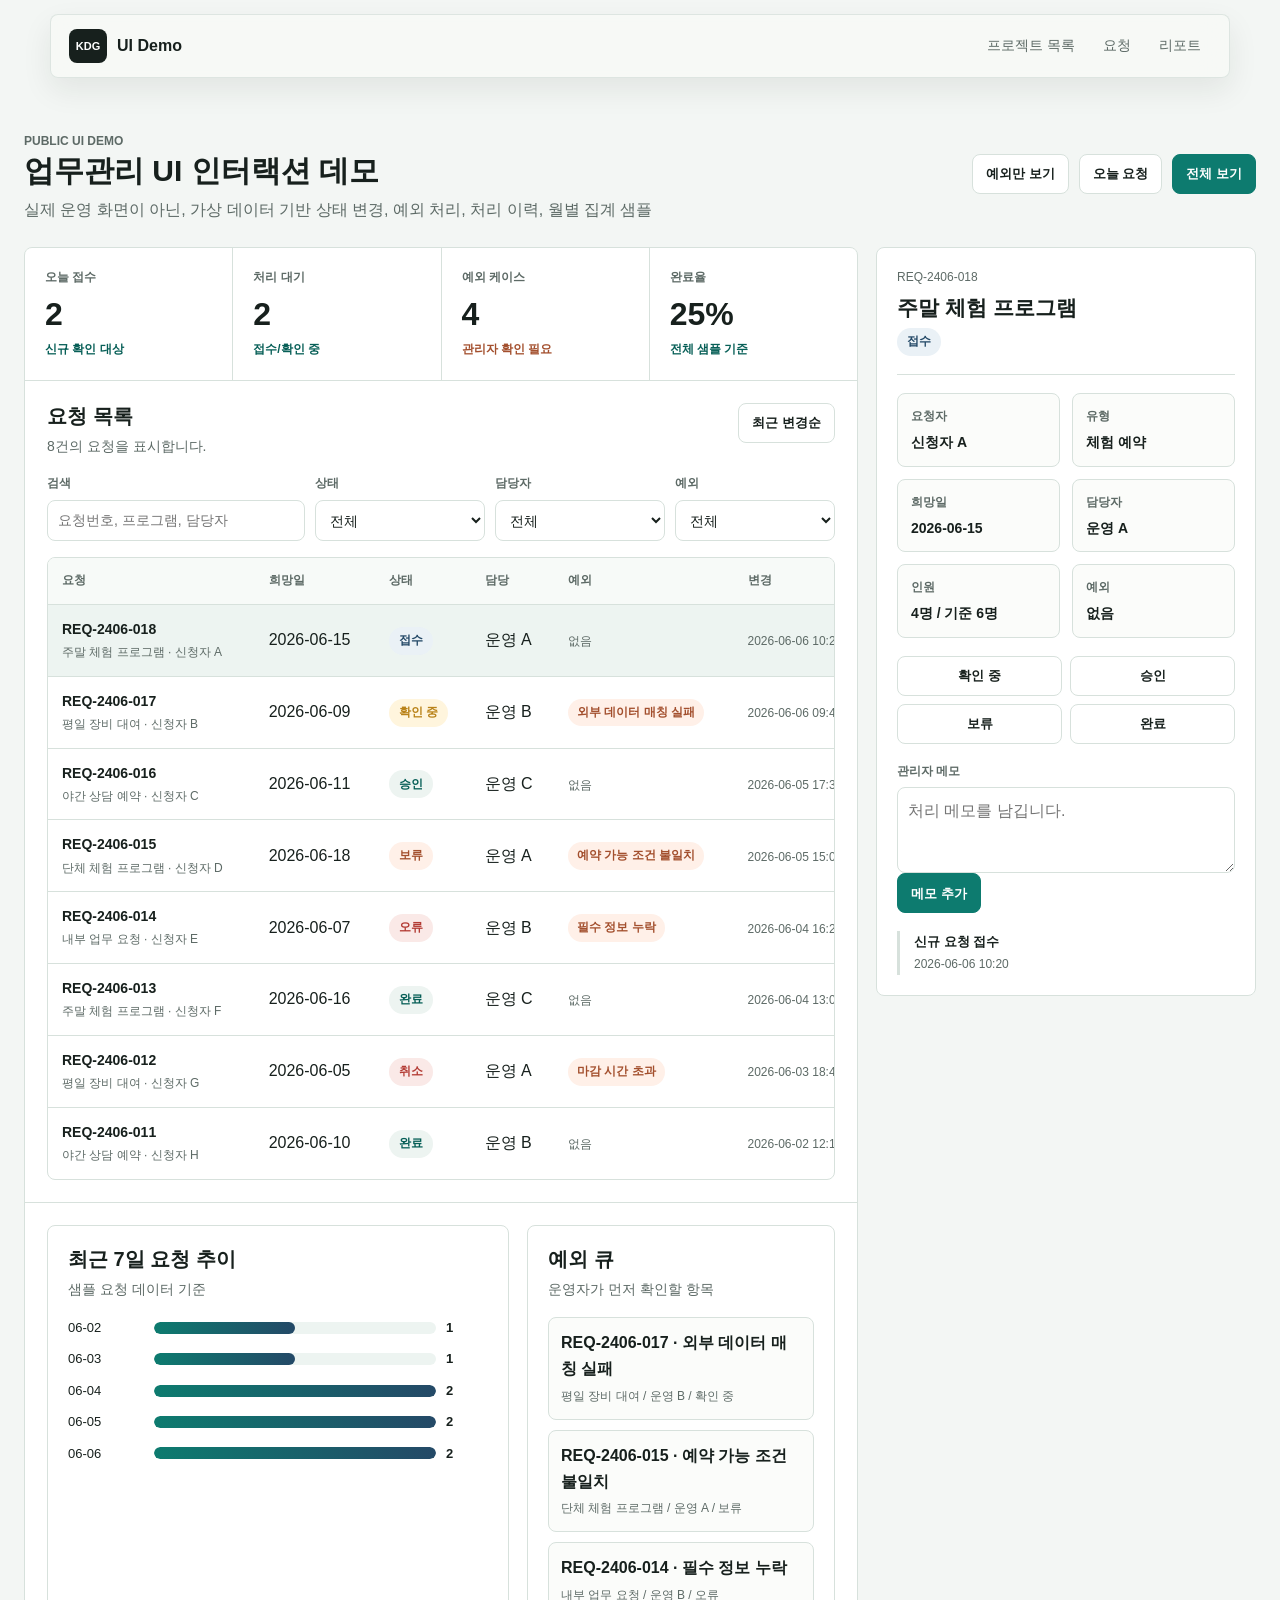
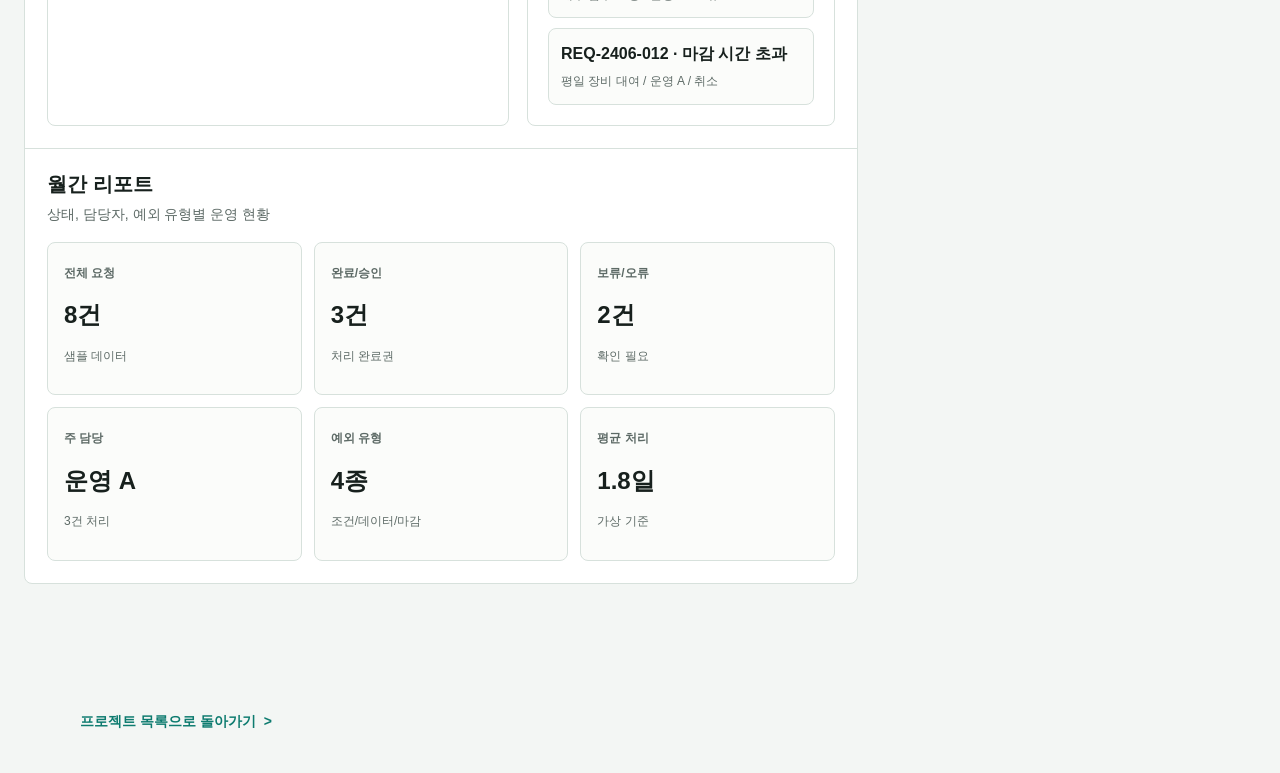
<file: projects/operations-admin-demo.html>
<!DOCTYPE html>
<html lang="ko">
  <head>
    <meta charset="utf-8">
    <meta name="viewport" content="width=device-width, initial-scale=1">
    <title>업무관리 UI 인터랙션 데모</title>
    <meta
      name="description"
      content="실제 운영 화면이 아닌 가상 데이터를 기반으로 상태 변경, 예외 큐, 처리 이력, 월별 집계 UI를 보여주는 공개용 업무관리 인터랙션 데모입니다."
    >
    <link rel="canonical" href="https://feeloutofit.github.io/portfolio-site/projects/operations-admin-demo.html">
    <meta property="og:locale" content="ko_KR">
    <meta property="og:type" content="article">
    <meta property="og:site_name" content="김동건 포트폴리오">
    <meta property="og:title" content="업무관리 UI 인터랙션 데모 | 김동건">
    <meta property="og:description" content="실제 운영 화면이 아닌 가상 데이터를 기반으로 상태 변경, 예외 큐, 처리 이력, 월별 집계 UI를 보여주는 공개용 업무관리 인터랙션 데모입니다.">
    <meta property="og:url" content="https://feeloutofit.github.io/portfolio-site/projects/operations-admin-demo.html">
    <meta property="og:image" content="https://feeloutofit.github.io/portfolio-site/assets/og-image.jpg">
    <meta property="og:image:type" content="image/jpeg">
    <meta property="og:image:width" content="1200">
    <meta property="og:image:height" content="630">
    <meta property="og:image:alt" content="운영 안정화와 백엔드 개발 흐름을 표현한 김동건 포트폴리오 공유 이미지">
    <meta name="twitter:card" content="summary_large_image">
    <meta name="twitter:title" content="업무관리 UI 인터랙션 데모 | 김동건">
    <meta name="twitter:description" content="실제 운영 화면이 아닌 가상 데이터를 기반으로 상태 변경, 예외 큐, 처리 이력, 월별 집계 UI를 보여주는 공개용 업무관리 인터랙션 데모입니다.">
    <meta name="twitter:image" content="https://feeloutofit.github.io/portfolio-site/assets/og-image.jpg">
    <meta name="theme-color" content="#17201d">
    <link rel="stylesheet" href="../styles.css">
    <style>
      :root {
        --demo-blue: #244967;
        --demo-blue-soft: #eaf1f6;
        --demo-rust: #a34f2d;
        --demo-yellow: #b98218;
        --demo-red: #b33b34;
        --demo-green: #0e7a6f;
      }

      body {
        background: #f3f6f4;
      }

      .demo-page {
        width: min(1360px, calc(100% - 48px));
        margin: 0 auto;
        padding: 28px 0 72px;
      }

      .demo-topbar {
        display: flex;
        align-items: center;
        justify-content: space-between;
        gap: 18px;
        padding: 18px 0 24px;
      }

      .demo-title-block {
        min-width: 0;
      }

      .demo-kicker {
        margin: 0 0 6px;
        color: var(--accent-deep);
        font-size: 12px;
        font-weight: 900;
        text-transform: uppercase;
      }

      .demo-title-block h1 {
        margin: 0;
        font-size: 30px;
        line-height: 1.24;
      }

      .demo-title-block p {
        margin: 8px 0 0;
        color: var(--muted);
      }

      .demo-actions {
        display: flex;
        flex-wrap: wrap;
        justify-content: flex-end;
        gap: 10px;
      }

      .demo-button {
        display: inline-flex;
        align-items: center;
        justify-content: center;
        min-height: 40px;
        padding: 8px 13px;
        border: 1px solid var(--line);
        border-radius: 8px;
        background: var(--white);
        color: var(--ink);
        font: inherit;
        font-size: 13px;
        font-weight: 800;
        cursor: pointer;
      }

      .demo-button:hover,
      .demo-button[aria-pressed="true"] {
        border-color: var(--accent);
        background: var(--soft);
        color: var(--accent-deep);
      }

      .demo-button.primary {
        border-color: var(--accent);
        background: var(--accent);
        color: var(--white);
      }

      .demo-button.primary:hover {
        background: var(--accent-deep);
      }

      .demo-layout {
        display: grid;
        grid-template-columns: minmax(0, 1fr) 380px;
        gap: 18px;
        align-items: start;
      }

      .demo-main,
      .demo-side,
      .demo-panel {
        border: 1px solid var(--line);
        border-radius: 8px;
        background: var(--white);
      }

      .demo-main {
        overflow: hidden;
      }

      .demo-panel {
        padding: 20px;
      }

      .demo-side {
        position: sticky;
        top: 88px;
        padding: 20px;
      }

      .metric-grid {
        display: grid;
        grid-template-columns: repeat(4, minmax(0, 1fr));
        gap: 1px;
        background: var(--line);
      }

      .metric-card {
        min-height: 112px;
        padding: 20px;
        background: var(--white);
      }

      .metric-card span {
        display: block;
        color: var(--muted);
        font-size: 12px;
        font-weight: 800;
      }

      .metric-card strong {
        display: block;
        margin-top: 10px;
        font-size: 32px;
        line-height: 1;
      }

      .metric-card em {
        display: block;
        margin-top: 10px;
        color: var(--accent-deep);
        font-style: normal;
        font-size: 12px;
        font-weight: 800;
      }

      .metric-card.warning em {
        color: var(--demo-rust);
      }

      .demo-section {
        padding: 22px;
        border-top: 1px solid var(--line);
      }

      .demo-section-header {
        display: flex;
        align-items: flex-start;
        justify-content: space-between;
        gap: 16px;
        margin-bottom: 16px;
      }

      .demo-section-header h2 {
        margin: 0;
        font-size: 20px;
        line-height: 1.3;
      }

      .demo-section-header p {
        margin: 6px 0 0;
        color: var(--muted);
        font-size: 14px;
      }

      .filter-bar {
        display: grid;
        grid-template-columns: minmax(220px, 1fr) 170px 170px 160px;
        gap: 10px;
        margin-bottom: 16px;
      }

      .field {
        display: grid;
        gap: 6px;
      }

      .field label {
        color: var(--muted);
        font-size: 12px;
        font-weight: 900;
      }

      .field input,
      .field select {
        width: 100%;
        min-height: 40px;
        padding: 8px 10px;
        border: 1px solid var(--line);
        border-radius: 8px;
        background: var(--white);
        color: var(--ink);
        font: inherit;
        font-size: 14px;
      }

      .request-table-wrap {
        overflow-x: auto;
        border: 1px solid var(--line);
        border-radius: 8px;
      }

      .request-table {
        width: 100%;
        min-width: 820px;
        border-collapse: collapse;
      }

      .request-table th,
      .request-table td {
        padding: 13px 14px;
        border-bottom: 1px solid var(--line);
        text-align: left;
        vertical-align: middle;
      }

      .request-table th {
        background: #f7faf8;
        color: var(--muted);
        font-size: 12px;
        font-weight: 900;
      }

      .request-table tbody tr {
        cursor: pointer;
      }

      .request-table tbody tr:hover,
      .request-table tbody tr.is-selected {
        background: var(--soft);
      }

      .request-table tbody tr:last-child td {
        border-bottom: 0;
      }

      .request-title {
        display: grid;
        gap: 2px;
      }

      .request-title strong {
        font-size: 14px;
      }

      .request-title span,
      .small-muted {
        color: var(--muted);
        font-size: 12px;
      }

      .status-badge {
        display: inline-flex;
        align-items: center;
        justify-content: center;
        min-height: 28px;
        padding: 4px 10px;
        border-radius: 999px;
        font-size: 12px;
        font-weight: 900;
        white-space: nowrap;
      }

      .status-received {
        background: var(--demo-blue-soft);
        color: var(--demo-blue);
      }

      .status-reviewing {
        background: #fff5dd;
        color: var(--demo-yellow);
      }

      .status-approved,
      .status-done {
        background: var(--soft);
        color: var(--accent-deep);
      }

      .status-hold {
        background: #fff0e8;
        color: var(--demo-rust);
      }

      .status-canceled,
      .status-error {
        background: #fae9e7;
        color: var(--demo-red);
      }

      .exception-badge {
        display: inline-flex;
        align-items: center;
        justify-content: center;
        min-height: 26px;
        padding: 4px 9px;
        border-radius: 999px;
        background: #fff0e8;
        color: var(--demo-rust);
        font-size: 12px;
        font-weight: 900;
        white-space: nowrap;
      }

      .detail-heading {
        display: grid;
        gap: 6px;
        padding-bottom: 18px;
        border-bottom: 1px solid var(--line);
      }

      .detail-heading h2 {
        margin: 0;
        font-size: 21px;
        line-height: 1.3;
      }

      .detail-grid {
        display: grid;
        grid-template-columns: 1fr 1fr;
        gap: 12px;
        margin-top: 18px;
      }

      .detail-item {
        min-height: 72px;
        padding: 13px;
        border: 1px solid var(--line);
        border-radius: 8px;
        background: #fbfcfa;
      }

      .detail-item span {
        display: block;
        color: var(--muted);
        font-size: 12px;
        font-weight: 900;
      }

      .detail-item strong {
        display: block;
        margin-top: 6px;
        font-size: 14px;
        line-height: 1.4;
      }

      .status-actions {
        display: grid;
        grid-template-columns: repeat(2, minmax(0, 1fr));
        gap: 8px;
        margin-top: 18px;
      }

      .memo-box {
        margin-top: 18px;
      }

      .memo-box textarea {
        width: 100%;
        min-height: 86px;
        resize: vertical;
        padding: 10px;
        border: 1px solid var(--line);
        border-radius: 8px;
        color: var(--ink);
        font: inherit;
      }

      .history-list {
        display: grid;
        gap: 12px;
        margin: 18px 0 0;
        padding: 0;
        list-style: none;
      }

      .history-list li {
        padding-left: 14px;
        border-left: 3px solid var(--line);
      }

      .history-list strong {
        display: block;
        font-size: 13px;
      }

      .history-list span {
        display: block;
        margin-top: 2px;
        color: var(--muted);
        font-size: 12px;
      }

      .insight-grid {
        display: grid;
        grid-template-columns: 1.2fr 0.8fr;
        gap: 18px;
      }

      .chart-card {
        min-height: 278px;
      }

      .bar-chart {
        display: grid;
        gap: 10px;
        margin-top: 14px;
      }

      .bar-row {
        display: grid;
        grid-template-columns: 76px 1fr 42px;
        align-items: center;
        gap: 10px;
        font-size: 13px;
      }

      .bar-track {
        height: 12px;
        overflow: hidden;
        border-radius: 999px;
        background: var(--soft);
      }

      .bar-fill {
        height: 100%;
        border-radius: inherit;
        background: linear-gradient(90deg, var(--accent), var(--demo-blue));
      }

      .exception-list {
        display: grid;
        gap: 10px;
        margin: 0;
        padding: 0;
        list-style: none;
      }

      .exception-list li {
        display: grid;
        gap: 4px;
        padding: 12px;
        border: 1px solid var(--line);
        border-radius: 8px;
        background: #fbfcfa;
      }

      .report-grid {
        display: grid;
        grid-template-columns: repeat(3, minmax(0, 1fr));
        gap: 12px;
      }

      .report-item {
        min-height: 108px;
        padding: 16px;
        border: 1px solid var(--line);
        border-radius: 8px;
        background: #fbfcfa;
      }

      .report-item span {
        color: var(--muted);
        font-size: 12px;
        font-weight: 900;
      }

      .report-item strong {
        display: block;
        margin-top: 10px;
        font-size: 24px;
      }

      .toast {
        position: fixed;
        right: 22px;
        bottom: 22px;
        z-index: 20;
        max-width: min(360px, calc(100% - 44px));
        padding: 14px 16px;
        border-radius: 8px;
        background: var(--ink);
        color: var(--white);
        box-shadow: var(--shadow);
        opacity: 0;
        transform: translateY(12px);
        transition: opacity 160ms ease, transform 160ms ease;
        pointer-events: none;
      }

      .toast.is-visible {
        opacity: 1;
        transform: translateY(0);
      }

      @media (max-width: 1120px) {
        .demo-layout,
        .insight-grid,
        .filter-bar {
          grid-template-columns: 1fr;
        }

        .demo-side {
          position: static;
        }

        .metric-grid,
        .report-grid {
          grid-template-columns: repeat(2, minmax(0, 1fr));
        }
      }

      @media (max-width: 700px) {
        .demo-page {
          width: min(100% - 28px, 1360px);
          padding-top: 16px;
        }

        .demo-topbar,
        .demo-section-header {
          align-items: stretch;
          flex-direction: column;
        }

        .demo-actions {
          justify-content: stretch;
        }

        .demo-actions .demo-button,
        .status-actions .demo-button {
          width: 100%;
        }

        .demo-title-block h1 {
          font-size: 25px;
        }

        .metric-grid,
        .detail-grid,
        .status-actions,
        .report-grid {
          grid-template-columns: 1fr;
        }

        .metric-card {
          min-height: 96px;
        }
      }
    </style>
  </head>
  <body>
    <header class="site-header" aria-label="주요 이동">
      <a class="brand" href="./operations-admin-demo.html">UI Demo</a>
      <nav class="nav-links">
        <a href="../index.html#projects">프로젝트 목록</a>
        <a href="#requests-title">요청</a>
        <a href="#report-title">리포트</a>
      </nav>
    </header>

    <main class="demo-page">
      <section class="demo-topbar" aria-labelledby="demo-title">
        <div class="demo-title-block">
          <p class="demo-kicker">Public UI Demo</p>
          <h1 id="demo-title">업무관리 UI 인터랙션 데모</h1>
          <p>실제 운영 화면이 아닌, 가상 데이터 기반 상태 변경, 예외 처리, 처리 이력, 월별 집계 샘플</p>
        </div>
        <div class="demo-actions" aria-label="데모 보기 옵션">
          <button class="demo-button" type="button" data-filter-preset="exceptions">예외만 보기</button>
          <button class="demo-button" type="button" data-filter-preset="today">오늘 요청</button>
          <button class="demo-button primary" type="button" data-filter-preset="reset">전체 보기</button>
        </div>
      </section>

      <section class="demo-layout" aria-label="업무관리 UI 데모">
        <div class="demo-main">
          <div class="metric-grid" aria-label="운영 지표">
            <article class="metric-card">
              <span>오늘 접수</span>
              <strong id="metricToday">0</strong>
              <em>신규 확인 대상</em>
            </article>
            <article class="metric-card">
              <span>처리 대기</span>
              <strong id="metricPending">0</strong>
              <em>접수/확인 중</em>
            </article>
            <article class="metric-card warning">
              <span>예외 케이스</span>
              <strong id="metricExceptions">0</strong>
              <em>관리자 확인 필요</em>
            </article>
            <article class="metric-card">
              <span>완료율</span>
              <strong id="metricDoneRate">0%</strong>
              <em>전체 샘플 기준</em>
            </article>
          </div>

          <section class="demo-section" aria-labelledby="requests-title">
            <div class="demo-section-header">
              <div>
                <h2 id="requests-title">요청 목록</h2>
                <p id="resultSummary">전체 요청을 표시합니다.</p>
              </div>
              <button class="demo-button" type="button" id="sortButton">최근 변경순</button>
            </div>

            <div class="filter-bar">
              <div class="field">
                <label for="searchInput">검색</label>
                <input id="searchInput" type="search" placeholder="요청번호, 프로그램, 담당자">
              </div>
              <div class="field">
                <label for="statusFilter">상태</label>
                <select id="statusFilter">
                  <option value="all">전체</option>
                  <option value="접수">접수</option>
                  <option value="확인 중">확인 중</option>
                  <option value="승인">승인</option>
                  <option value="보류">보류</option>
                  <option value="취소">취소</option>
                  <option value="완료">완료</option>
                  <option value="오류">오류</option>
                </select>
              </div>
              <div class="field">
                <label for="ownerFilter">담당자</label>
                <select id="ownerFilter">
                  <option value="all">전체</option>
                  <option value="운영 A">운영 A</option>
                  <option value="운영 B">운영 B</option>
                  <option value="운영 C">운영 C</option>
                </select>
              </div>
              <div class="field">
                <label for="exceptionFilter">예외</label>
                <select id="exceptionFilter">
                  <option value="all">전체</option>
                  <option value="yes">예외 있음</option>
                  <option value="no">예외 없음</option>
                </select>
              </div>
            </div>

            <div class="request-table-wrap">
              <table class="request-table">
                <thead>
                  <tr>
                    <th>요청</th>
                    <th>희망일</th>
                    <th>상태</th>
                    <th>담당</th>
                    <th>예외</th>
                    <th>변경</th>
                  </tr>
                </thead>
                <tbody id="requestRows"></tbody>
              </table>
            </div>
          </section>

          <section class="demo-section insight-grid" aria-label="운영 인사이트">
            <article class="demo-panel chart-card">
              <div class="demo-section-header">
                <div>
                  <h2>최근 7일 요청 추이</h2>
                  <p>샘플 요청 데이터 기준</p>
                </div>
              </div>
              <div class="bar-chart" id="trendChart"></div>
            </article>

            <article class="demo-panel">
              <div class="demo-section-header">
                <div>
                  <h2>예외 큐</h2>
                  <p>운영자가 먼저 확인할 항목</p>
                </div>
              </div>
              <ul class="exception-list" id="exceptionList"></ul>
            </article>
          </section>

          <section class="demo-section" aria-labelledby="report-title">
            <div class="demo-section-header">
              <div>
                <h2 id="report-title">월간 리포트</h2>
                <p>상태, 담당자, 예외 유형별 운영 현황</p>
              </div>
            </div>
            <div class="report-grid" id="reportGrid"></div>
          </section>
        </div>

        <aside class="demo-side" aria-labelledby="detail-title">
          <div class="detail-heading">
            <span class="small-muted" id="detailId">REQ-0000</span>
            <h2 id="detail-title">요청 상세</h2>
            <div id="detailStatus"></div>
          </div>

          <div class="detail-grid" id="detailGrid"></div>

          <div class="status-actions" aria-label="상태 변경">
            <button class="demo-button" type="button" data-status-action="확인 중">확인 중</button>
            <button class="demo-button" type="button" data-status-action="승인">승인</button>
            <button class="demo-button" type="button" data-status-action="보류">보류</button>
            <button class="demo-button" type="button" data-status-action="완료">완료</button>
          </div>

          <div class="memo-box">
            <div class="field">
              <label for="memoInput">관리자 메모</label>
              <textarea id="memoInput" placeholder="처리 메모를 남깁니다."></textarea>
            </div>
            <button class="demo-button primary" type="button" id="memoButton">메모 추가</button>
          </div>

          <ul class="history-list" id="historyList" aria-label="처리 이력"></ul>
        </aside>
      </section>
    </main>

    <div class="toast" id="toast" role="status" aria-live="polite"></div>

    <footer class="site-footer">
      <a class="text-link" href="../index.html#projects">프로젝트 목록으로 돌아가기</a>
    </footer>

    <script>
      const statusClassMap = {
        "접수": "status-received",
        "확인 중": "status-reviewing",
        "승인": "status-approved",
        "보류": "status-hold",
        "취소": "status-canceled",
        "완료": "status-done",
        "오류": "status-error",
      };

      const requests = [
        {
          id: "REQ-2406-018",
          requester: "신청자 A",
          program: "주말 체험 프로그램",
          type: "체험 예약",
          requestedAt: "2026-06-06",
          preferredAt: "2026-06-15",
          status: "접수",
          owner: "운영 A",
          participants: 4,
          capacity: 6,
          exception: "",
          updatedAt: "2026-06-06 10:20",
          history: [
            ["2026-06-06 10:20", "신규 요청 접수"],
          ],
        },
        {
          id: "REQ-2406-017",
          requester: "신청자 B",
          program: "평일 장비 대여",
          type: "장비 대여",
          requestedAt: "2026-06-06",
          preferredAt: "2026-06-09",
          status: "확인 중",
          owner: "운영 B",
          participants: 1,
          capacity: 1,
          exception: "외부 데이터 매칭 실패",
          updatedAt: "2026-06-06 09:42",
          history: [
            ["2026-06-06 09:42", "외부 데이터 매칭 실패로 확인 대기"],
            ["2026-06-06 09:16", "요청 접수"],
          ],
        },
        {
          id: "REQ-2406-016",
          requester: "신청자 C",
          program: "야간 상담 예약",
          type: "상담 예약",
          requestedAt: "2026-06-05",
          preferredAt: "2026-06-11",
          status: "승인",
          owner: "운영 C",
          participants: 2,
          capacity: 4,
          exception: "",
          updatedAt: "2026-06-05 17:36",
          history: [
            ["2026-06-05 17:36", "운영 C 승인 처리"],
            ["2026-06-05 14:10", "신청 조건 확인"],
          ],
        },
        {
          id: "REQ-2406-015",
          requester: "신청자 D",
          program: "단체 체험 프로그램",
          type: "체험 예약",
          requestedAt: "2026-06-05",
          preferredAt: "2026-06-18",
          status: "보류",
          owner: "운영 A",
          participants: 12,
          capacity: 8,
          exception: "예약 가능 조건 불일치",
          updatedAt: "2026-06-05 15:04",
          history: [
            ["2026-06-05 15:04", "정원 초과로 보류 처리"],
            ["2026-06-05 14:55", "신규 요청 접수"],
          ],
        },
        {
          id: "REQ-2406-014",
          requester: "신청자 E",
          program: "내부 업무 요청",
          type: "업무 요청",
          requestedAt: "2026-06-04",
          preferredAt: "2026-06-07",
          status: "오류",
          owner: "운영 B",
          participants: 1,
          capacity: 1,
          exception: "필수 정보 누락",
          updatedAt: "2026-06-04 16:21",
          history: [
            ["2026-06-04 16:21", "필수 정보 누락으로 오류 표시"],
            ["2026-06-04 16:18", "요청 접수"],
          ],
        },
        {
          id: "REQ-2406-013",
          requester: "신청자 F",
          program: "주말 체험 프로그램",
          type: "체험 예약",
          requestedAt: "2026-06-04",
          preferredAt: "2026-06-16",
          status: "완료",
          owner: "운영 C",
          participants: 3,
          capacity: 6,
          exception: "",
          updatedAt: "2026-06-04 13:05",
          history: [
            ["2026-06-04 13:05", "체험 일정 확정 후 완료"],
            ["2026-06-04 11:22", "운영 C 승인 처리"],
          ],
        },
        {
          id: "REQ-2406-012",
          requester: "신청자 G",
          program: "평일 장비 대여",
          type: "장비 대여",
          requestedAt: "2026-06-03",
          preferredAt: "2026-06-05",
          status: "취소",
          owner: "운영 A",
          participants: 1,
          capacity: 1,
          exception: "마감 시간 초과",
          updatedAt: "2026-06-03 18:40",
          history: [
            ["2026-06-03 18:40", "마감 시간 초과로 취소 처리"],
            ["2026-06-03 18:20", "요청 접수"],
          ],
        },
        {
          id: "REQ-2406-011",
          requester: "신청자 H",
          program: "야간 상담 예약",
          type: "상담 예약",
          requestedAt: "2026-06-02",
          preferredAt: "2026-06-10",
          status: "완료",
          owner: "운영 B",
          participants: 2,
          capacity: 4,
          exception: "",
          updatedAt: "2026-06-02 12:12",
          history: [
            ["2026-06-02 12:12", "상담 일정 전달 후 완료"],
            ["2026-06-02 10:07", "운영 B 확인"],
          ],
        },
      ];

      const state = {
        selectedId: requests[0].id,
        sortDesc: true,
        todayOnly: false,
      };

      const el = {
        rows: document.getElementById("requestRows"),
        search: document.getElementById("searchInput"),
        status: document.getElementById("statusFilter"),
        owner: document.getElementById("ownerFilter"),
        exception: document.getElementById("exceptionFilter"),
        resultSummary: document.getElementById("resultSummary"),
        detailId: document.getElementById("detailId"),
        detailTitle: document.getElementById("detail-title"),
        detailStatus: document.getElementById("detailStatus"),
        detailGrid: document.getElementById("detailGrid"),
        historyList: document.getElementById("historyList"),
        memo: document.getElementById("memoInput"),
        memoButton: document.getElementById("memoButton"),
        sortButton: document.getElementById("sortButton"),
        trendChart: document.getElementById("trendChart"),
        exceptionList: document.getElementById("exceptionList"),
        reportGrid: document.getElementById("reportGrid"),
        toast: document.getElementById("toast"),
      };

      function statusBadge(status) {
        const className = statusClassMap[status] || "status-received";
        return `<span class="status-badge ${className}">${status}</span>`;
      }

      function getFilteredRequests() {
        const query = el.search.value.trim().toLowerCase();
        return requests
          .filter((request) => {
            const matchQuery = !query || [
              request.id,
              request.program,
              request.type,
              request.owner,
              request.requester,
            ].join(" ").toLowerCase().includes(query);
            const matchStatus = el.status.value === "all" || request.status === el.status.value;
            const matchOwner = el.owner.value === "all" || request.owner === el.owner.value;
            const matchException =
              el.exception.value === "all" ||
              (el.exception.value === "yes" && request.exception) ||
              (el.exception.value === "no" && !request.exception);
            const matchToday = !state.todayOnly || request.requestedAt === "2026-06-06";
            return matchQuery && matchStatus && matchOwner && matchException && matchToday;
          })
          .sort((a, b) => {
            const direction = state.sortDesc ? -1 : 1;
            return a.updatedAt.localeCompare(b.updatedAt) * direction;
          });
      }

      function renderRows() {
        const filtered = getFilteredRequests();
        el.resultSummary.textContent = `${filtered.length}건의 요청을 표시합니다.`;
        el.rows.innerHTML = filtered.map((request) => `
          <tr data-id="${request.id}" class="${request.id === state.selectedId ? "is-selected" : ""}" tabindex="0">
            <td>
              <div class="request-title">
                <strong>${request.id}</strong>
                <span>${request.program} · ${request.requester}</span>
              </div>
            </td>
            <td>${request.preferredAt}</td>
            <td>${statusBadge(request.status)}</td>
            <td>${request.owner}</td>
            <td>${request.exception ? `<span class="exception-badge">${request.exception}</span>` : `<span class="small-muted">없음</span>`}</td>
            <td><span class="small-muted">${request.updatedAt}</span></td>
          </tr>
        `).join("");
      }

      function selectedRequest() {
        return requests.find((request) => request.id === state.selectedId) || requests[0];
      }

      function renderDetail() {
        const request = selectedRequest();
        el.detailId.textContent = request.id;
        el.detailTitle.textContent = request.program;
        el.detailStatus.innerHTML = statusBadge(request.status);
        el.detailGrid.innerHTML = [
          ["요청자", request.requester],
          ["유형", request.type],
          ["희망일", request.preferredAt],
          ["담당자", request.owner],
          ["인원", `${request.participants}명 / 기준 ${request.capacity}명`],
          ["예외", request.exception || "없음"],
        ].map(([label, value]) => `
          <div class="detail-item">
            <span>${label}</span>
            <strong>${value}</strong>
          </div>
        `).join("");
        el.historyList.innerHTML = request.history.map(([time, text]) => `
          <li>
            <strong>${text}</strong>
            <span>${time}</span>
          </li>
        `).join("");
      }

      function renderMetrics() {
        const today = requests.filter((request) => request.requestedAt === "2026-06-06").length;
        const pending = requests.filter((request) => ["접수", "확인 중"].includes(request.status)).length;
        const exceptions = requests.filter((request) => request.exception).length;
        const done = requests.filter((request) => request.status === "완료").length;
        document.getElementById("metricToday").textContent = today;
        document.getElementById("metricPending").textContent = pending;
        document.getElementById("metricExceptions").textContent = exceptions;
        document.getElementById("metricDoneRate").textContent = `${Math.round(done / requests.length * 100)}%`;
      }

      function renderTrend() {
        const days = ["06-02", "06-03", "06-04", "06-05", "06-06"];
        const counts = days.map((day) => requests.filter((request) => request.requestedAt.endsWith(day)).length);
        const max = Math.max(...counts, 1);
        el.trendChart.innerHTML = days.map((day, index) => {
          const count = counts[index];
          const width = Math.max(8, Math.round(count / max * 100));
          return `
            <div class="bar-row">
              <span>${day}</span>
              <div class="bar-track"><div class="bar-fill" style="width: ${width}%"></div></div>
              <strong>${count}</strong>
            </div>
          `;
        }).join("");
      }

      function renderExceptions() {
        const items = requests.filter((request) => request.exception).slice(0, 5);
        el.exceptionList.innerHTML = items.map((request) => `
          <li>
            <strong>${request.id} · ${request.exception}</strong>
            <span class="small-muted">${request.program} / ${request.owner} / ${request.status}</span>
          </li>
        `).join("");
      }

      function renderReport() {
        const statusCounts = requests.reduce((acc, request) => {
          acc[request.status] = (acc[request.status] || 0) + 1;
          return acc;
        }, {});
        const ownerCounts = requests.reduce((acc, request) => {
          acc[request.owner] = (acc[request.owner] || 0) + 1;
          return acc;
        }, {});
        const topOwner = Object.entries(ownerCounts).sort((a, b) => b[1] - a[1])[0];
        const exceptionTypes = new Set(requests.filter((request) => request.exception).map((request) => request.exception));
        el.reportGrid.innerHTML = [
          ["전체 요청", `${requests.length}건`, "샘플 데이터"],
          ["완료/승인", `${(statusCounts["완료"] || 0) + (statusCounts["승인"] || 0)}건`, "처리 완료권"],
          ["보류/오류", `${(statusCounts["보류"] || 0) + (statusCounts["오류"] || 0)}건`, "확인 필요"],
          ["주 담당", `${topOwner[0]}`, `${topOwner[1]}건 처리`],
          ["예외 유형", `${exceptionTypes.size}종`, "조건/데이터/마감"],
          ["평균 처리", "1.8일", "가상 기준"],
        ].map(([label, value, note]) => `
          <article class="report-item">
            <span>${label}</span>
            <strong>${value}</strong>
            <p class="small-muted">${note}</p>
          </article>
        `).join("");
      }

      function showToast(message) {
        el.toast.textContent = message;
        el.toast.classList.add("is-visible");
        window.clearTimeout(showToast.timer);
        showToast.timer = window.setTimeout(() => {
          el.toast.classList.remove("is-visible");
        }, 1800);
      }

      function renderAll() {
        renderMetrics();
        renderRows();
        renderDetail();
        renderTrend();
        renderExceptions();
        renderReport();
      }

      el.rows.addEventListener("click", (event) => {
        const row = event.target.closest("tr[data-id]");
        if (!row) return;
        state.selectedId = row.dataset.id;
        renderRows();
        renderDetail();
      });

      el.rows.addEventListener("keydown", (event) => {
        if (event.key !== "Enter" && event.key !== " ") return;
        const row = event.target.closest("tr[data-id]");
        if (!row) return;
        event.preventDefault();
        state.selectedId = row.dataset.id;
        renderRows();
        renderDetail();
      });

      [el.search, el.status, el.owner, el.exception].forEach((control) => {
        control.addEventListener("input", () => {
          state.todayOnly = false;
          renderRows();
        });
      });

      el.sortButton.addEventListener("click", () => {
        state.sortDesc = !state.sortDesc;
        el.sortButton.textContent = state.sortDesc ? "최근 변경순" : "오래된 변경순";
        renderRows();
      });

      document.querySelectorAll("[data-status-action]").forEach((button) => {
        button.addEventListener("click", () => {
          const request = selectedRequest();
          const nextStatus = button.dataset.statusAction;
          request.status = nextStatus;
          request.updatedAt = "2026-06-06 11:30";
          request.history.unshift([request.updatedAt, `상태를 ${nextStatus}(으)로 변경`]);
          renderAll();
          showToast(`${request.id} 상태가 ${nextStatus}(으)로 변경되었습니다.`);
        });
      });

      el.memoButton.addEventListener("click", () => {
        const memo = el.memo.value.trim();
        if (!memo) {
          showToast("메모 내용을 입력해 주세요.");
          return;
        }
        const request = selectedRequest();
        request.history.unshift(["2026-06-06 11:35", `관리자 메모: ${memo}`]);
        el.memo.value = "";
        renderDetail();
        showToast("메모가 처리 이력에 추가되었습니다.");
      });

      document.querySelectorAll("[data-filter-preset]").forEach((button) => {
        button.addEventListener("click", () => {
          const preset = button.dataset.filterPreset;
          el.search.value = "";
          el.status.value = "all";
          el.owner.value = "all";
          el.exception.value = "all";
          state.todayOnly = false;
          if (preset === "exceptions") {
            el.exception.value = "yes";
          }
          if (preset === "today") {
            state.todayOnly = true;
          }
          renderRows();
        });
      });

      renderAll();
    </script>
  </body>
</html>
</file>
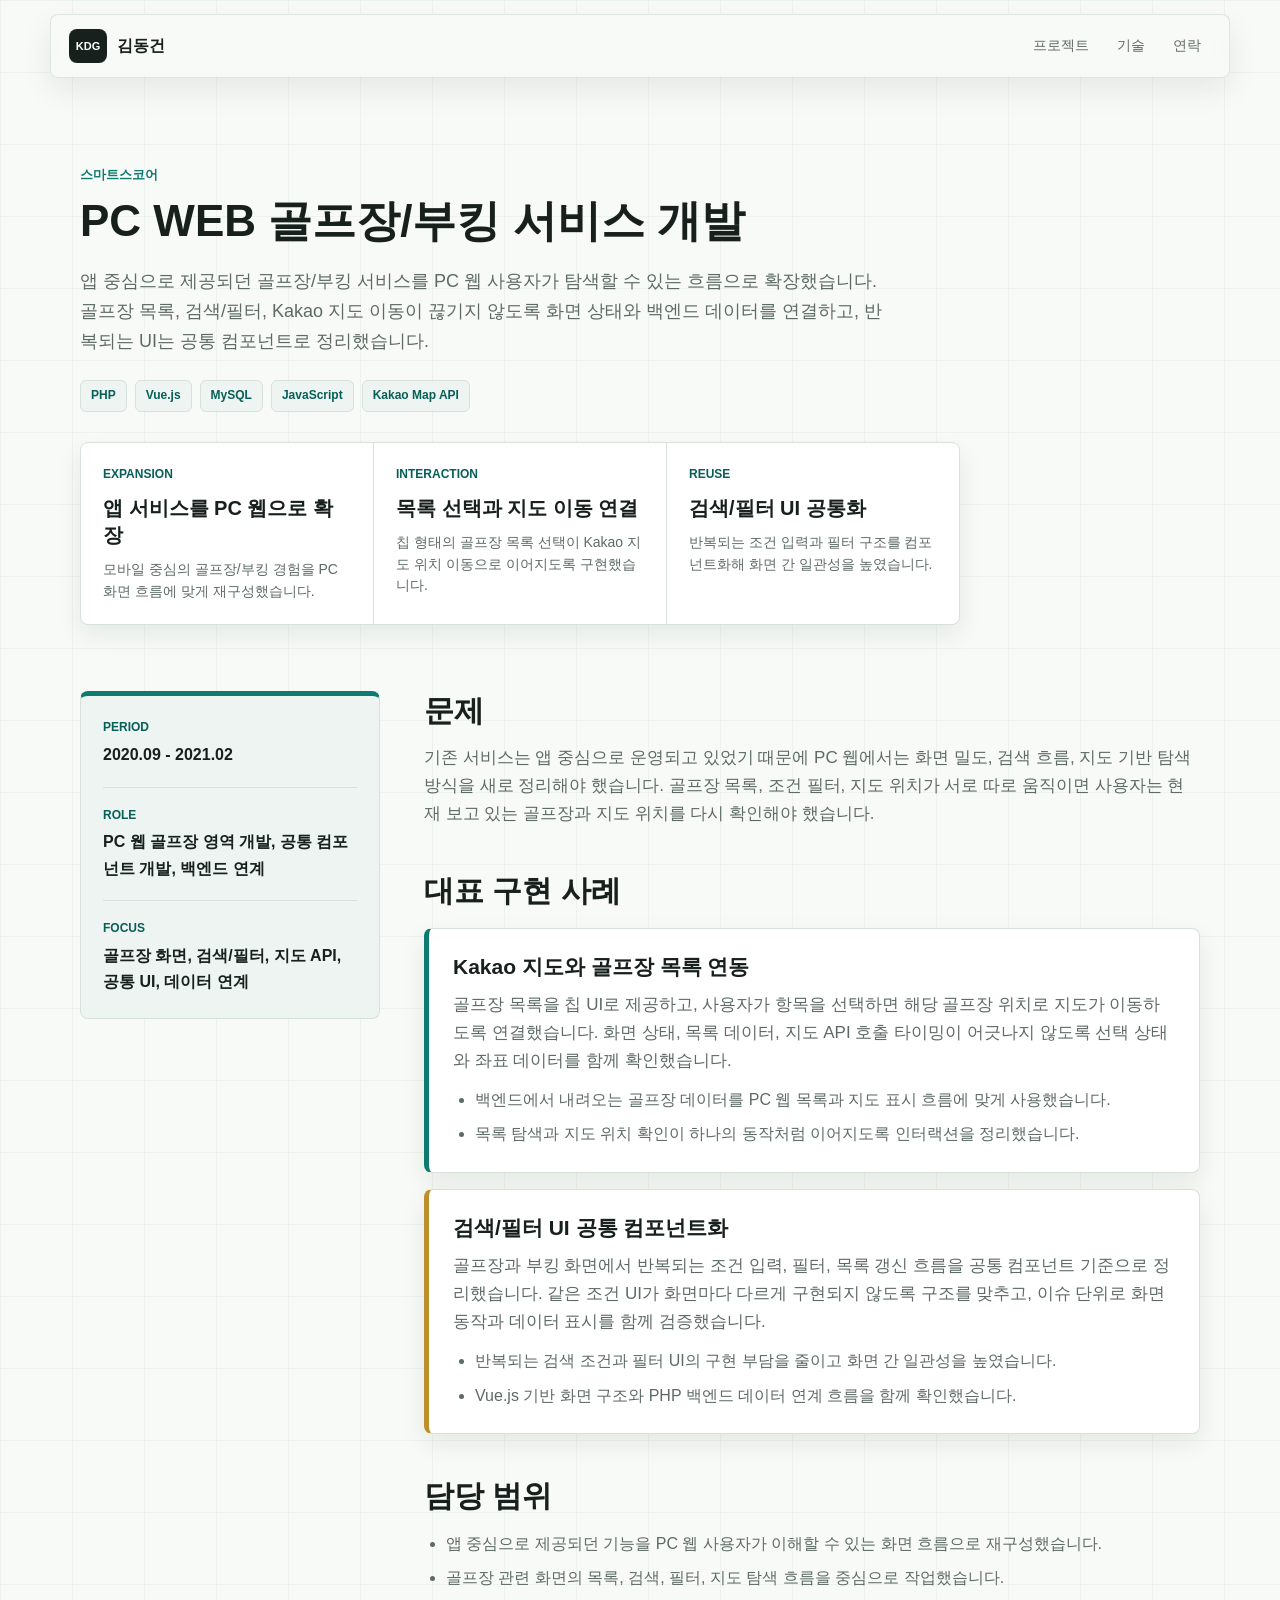
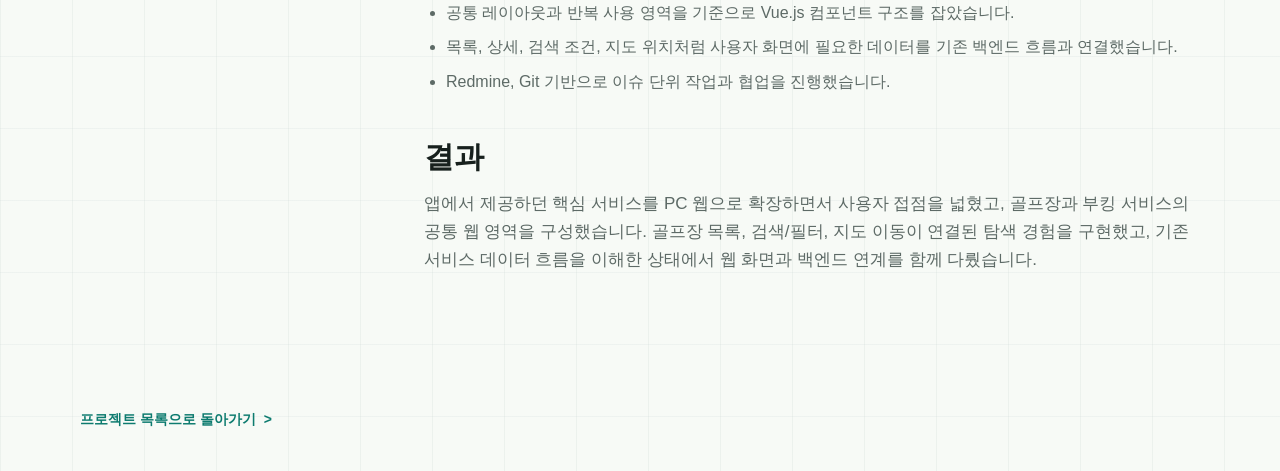
<file: projects/smartscore-pc-web.html>
<!DOCTYPE html>
<html lang="ko">
  <head>
    <meta charset="utf-8">
    <meta name="viewport" content="width=device-width, initial-scale=1">
    <title>스마트스코어 PC WEB 골프장/부킹 서비스 | 김동건</title>
    <meta
      name="description"
      content="스마트스코어 앱 서비스를 PC 웹으로 확장하며 골프장 영역, 공통 컴포넌트, 검색/필터 UI, Kakao 지도 API 연동을 개발한 프로젝트 사례입니다."
    >
    <link rel="canonical" href="https://feeloutofit.github.io/portfolio-site/projects/smartscore-pc-web.html">
    <meta property="og:locale" content="ko_KR">
    <meta property="og:type" content="article">
    <meta property="og:site_name" content="김동건 포트폴리오">
    <meta property="og:title" content="스마트스코어 PC WEB 골프장/부킹 서비스 | 김동건">
    <meta property="og:description" content="스마트스코어 앱 서비스를 PC 웹으로 확장하며 골프장 영역, 공통 컴포넌트, 검색/필터 UI, Kakao 지도 API 연동을 개발한 프로젝트 사례입니다.">
    <meta property="og:url" content="https://feeloutofit.github.io/portfolio-site/projects/smartscore-pc-web.html">
    <meta property="og:image" content="https://feeloutofit.github.io/portfolio-site/assets/og-image.jpg">
    <meta property="og:image:type" content="image/jpeg">
    <meta property="og:image:width" content="1200">
    <meta property="og:image:height" content="630">
    <meta property="og:image:alt" content="운영 안정화와 백엔드 개발 흐름을 표현한 김동건 포트폴리오 공유 이미지">
    <meta name="twitter:card" content="summary_large_image">
    <meta name="twitter:title" content="스마트스코어 PC WEB 골프장/부킹 서비스 | 김동건">
    <meta name="twitter:description" content="스마트스코어 앱 서비스를 PC 웹으로 확장하며 골프장 영역, 공통 컴포넌트, 검색/필터 UI, Kakao 지도 API 연동을 개발한 프로젝트 사례입니다.">
    <meta name="twitter:image" content="https://feeloutofit.github.io/portfolio-site/assets/og-image.jpg">
    <meta name="theme-color" content="#17201d">
    <link rel="stylesheet" href="../styles.css">
  </head>
  <body>
    <header class="site-header" aria-label="주요 이동">
      <a class="brand" href="../index.html">김동건</a>
      <nav class="nav-links">
        <a href="../index.html#projects">프로젝트</a>
        <a href="../index.html#skills">기술</a>
        <a href="mailto:feeloutofit@naver.com">연락</a>
      </nav>
    </header>

    <main class="project-page">
      <section class="project-hero compact">
        <p class="eyebrow">스마트스코어</p>
        <h1>PC WEB 골프장/부킹 서비스 개발</h1>
        <p>
          앱 중심으로 제공되던 골프장/부킹 서비스를 PC 웹 사용자가 탐색할 수 있는 흐름으로 확장했습니다.
          골프장 목록, 검색/필터, Kakao 지도 이동이 끊기지 않도록 화면 상태와 백엔드 데이터를 연결하고,
          반복되는 UI는 공통 컴포넌트로 정리했습니다.
        </p>
        <div class="tag-row">
          <span>PHP</span>
          <span>Vue.js</span>
          <span>MySQL</span>
          <span>JavaScript</span>
          <span>Kakao Map API</span>
        </div>
        <div class="case-impact" aria-label="핵심 구현 요약">
          <div>
            <span>Expansion</span>
            <strong>앱 서비스를 PC 웹으로 확장</strong>
            <p>모바일 중심의 골프장/부킹 경험을 PC 화면 흐름에 맞게 재구성했습니다.</p>
          </div>
          <div>
            <span>Interaction</span>
            <strong>목록 선택과 지도 이동 연결</strong>
            <p>칩 형태의 골프장 목록 선택이 Kakao 지도 위치 이동으로 이어지도록 구현했습니다.</p>
          </div>
          <div>
            <span>Reuse</span>
            <strong>검색/필터 UI 공통화</strong>
            <p>반복되는 조건 입력과 필터 구조를 컴포넌트화해 화면 간 일관성을 높였습니다.</p>
          </div>
        </div>
      </section>

      <section class="case-layout simple">
        <aside class="case-summary" aria-label="프로젝트 요약">
          <dl>
            <div>
              <dt>Period</dt>
              <dd>2020.09 - 2021.02</dd>
            </div>
            <div>
              <dt>Role</dt>
              <dd>PC 웹 골프장 영역 개발, 공통 컴포넌트 개발, 백엔드 연계</dd>
            </div>
            <div>
              <dt>Focus</dt>
              <dd>골프장 화면, 검색/필터, 지도 API, 공통 UI, 데이터 연계</dd>
            </div>
          </dl>
        </aside>
        <div class="case-content">
          <section>
            <h2>문제</h2>
            <p>
              기존 서비스는 앱 중심으로 운영되고 있었기 때문에 PC 웹에서는 화면 밀도, 검색 흐름,
              지도 기반 탐색 방식을 새로 정리해야 했습니다. 골프장 목록, 조건 필터, 지도 위치가 서로 따로 움직이면
              사용자는 현재 보고 있는 골프장과 지도 위치를 다시 확인해야 했습니다.
            </p>
          </section>
          <section>
            <h2>대표 구현 사례</h2>
            <div class="case-story-list">
              <article class="case-story">
                <h3>Kakao 지도와 골프장 목록 연동</h3>
                <p>
                  골프장 목록을 칩 UI로 제공하고, 사용자가 항목을 선택하면 해당 골프장 위치로 지도가 이동하도록 연결했습니다.
                  화면 상태, 목록 데이터, 지도 API 호출 타이밍이 어긋나지 않도록 선택 상태와 좌표 데이터를 함께 확인했습니다.
                </p>
                <ul class="plain-list">
                  <li>백엔드에서 내려오는 골프장 데이터를 PC 웹 목록과 지도 표시 흐름에 맞게 사용했습니다.</li>
                  <li>목록 탐색과 지도 위치 확인이 하나의 동작처럼 이어지도록 인터랙션을 정리했습니다.</li>
                </ul>
              </article>
              <article class="case-story">
                <h3>검색/필터 UI 공통 컴포넌트화</h3>
                <p>
                  골프장과 부킹 화면에서 반복되는 조건 입력, 필터, 목록 갱신 흐름을 공통 컴포넌트 기준으로 정리했습니다.
                  같은 조건 UI가 화면마다 다르게 구현되지 않도록 구조를 맞추고, 이슈 단위로 화면 동작과 데이터 표시를 함께 검증했습니다.
                </p>
                <ul class="plain-list">
                  <li>반복되는 검색 조건과 필터 UI의 구현 부담을 줄이고 화면 간 일관성을 높였습니다.</li>
                  <li>Vue.js 기반 화면 구조와 PHP 백엔드 데이터 연계 흐름을 함께 확인했습니다.</li>
                </ul>
              </article>
            </div>
          </section>
          <section>
            <h2>담당 범위</h2>
            <ul class="plain-list">
              <li>앱 중심으로 제공되던 기능을 PC 웹 사용자가 이해할 수 있는 화면 흐름으로 재구성했습니다.</li>
              <li>골프장 관련 화면의 목록, 검색, 필터, 지도 탐색 흐름을 중심으로 작업했습니다.</li>
              <li>공통 레이아웃과 반복 사용 영역을 기준으로 Vue.js 컴포넌트 구조를 잡았습니다.</li>
              <li>목록, 상세, 검색 조건, 지도 위치처럼 사용자 화면에 필요한 데이터를 기존 백엔드 흐름과 연결했습니다.</li>
              <li>Redmine, Git 기반으로 이슈 단위 작업과 협업을 진행했습니다.</li>
            </ul>
          </section>
          <section>
            <h2>결과</h2>
            <p>
              앱에서 제공하던 핵심 서비스를 PC 웹으로 확장하면서 사용자 접점을 넓혔고,
              골프장과 부킹 서비스의 공통 웹 영역을 구성했습니다. 골프장 목록, 검색/필터,
              지도 이동이 연결된 탐색 경험을 구현했고, 기존 서비스 데이터 흐름을 이해한 상태에서
              웹 화면과 백엔드 연계를 함께 다뤘습니다.
            </p>
          </section>
        </div>
      </section>
    </main>

    <footer class="site-footer">
      <a class="text-link" href="../index.html#projects">프로젝트 목록으로 돌아가기</a>
    </footer>
  </body>
</html>
</file>
<file: styles.css>
:root {
  --ink: #17201d;
  --ink-soft: #26332f;
  --muted: #5d6a66;
  --line: #d7e1dc;
  --paper: #f7faf6;
  --panel: #ffffff;
  --soft: #edf4f1;
  --soft-strong: #dcebe5;
  --accent: #0d7b6f;
  --accent-deep: #075f57;
  --clay: #ad5635;
  --gold: #bd8f2c;
  --white: #ffffff;
  --shadow: 0 18px 42px rgba(23, 32, 29, 0.1);
  --shadow-soft: 0 10px 24px rgba(23, 32, 29, 0.08);
}

* {
  box-sizing: border-box;
}

html {
  scroll-behavior: smooth;
}

body {
  margin: 0;
  color: var(--ink);
  background:
    linear-gradient(90deg, rgba(215, 225, 220, 0.34) 1px, transparent 1px) 0 0 / 72px 72px,
    linear-gradient(180deg, rgba(215, 225, 220, 0.28) 1px, transparent 1px) 0 0 / 72px 72px,
    var(--paper);
  font-family: -apple-system, BlinkMacSystemFont, "Segoe UI", "Apple SD Gothic Neo", "Noto Sans KR", sans-serif;
  line-height: 1.65;
}

a {
  color: inherit;
}

.site-header {
  position: sticky;
  top: 14px;
  z-index: 10;
  display: flex;
  align-items: center;
  justify-content: space-between;
  gap: 24px;
  width: min(1180px, calc(100% - 48px));
  min-height: 64px;
  margin: 14px auto 0;
  padding: 0 18px;
  border: 1px solid rgba(215, 225, 220, 0.82);
  border-radius: 8px;
  background: rgba(247, 250, 246, 0.86);
  box-shadow: 0 12px 30px rgba(23, 32, 29, 0.08);
  backdrop-filter: blur(16px);
}

.brand {
  display: inline-flex;
  align-items: center;
  gap: 10px;
  font-size: 16px;
  font-weight: 900;
  letter-spacing: 0;
  text-decoration: none;
}

.brand::before {
  content: "KDG";
  display: inline-flex;
  align-items: center;
  justify-content: center;
  width: 38px;
  height: 34px;
  border-radius: 8px;
  color: var(--white);
  background: var(--ink);
  font-size: 11px;
  font-weight: 900;
  letter-spacing: 0;
}

.nav-links {
  display: flex;
  align-items: center;
  gap: 8px;
  color: var(--muted);
  font-size: 14px;
}

.nav-links a {
  padding: 9px 10px;
  border-radius: 8px;
  text-decoration: none;
}

.nav-links a:hover,
.text-link:hover {
  color: var(--accent-deep);
  background: rgba(13, 123, 111, 0.08);
}

.hero {
  position: relative;
  display: flex;
  align-items: center;
  min-height: calc(100vh - 92px);
  margin-top: -78px;
  padding: 168px 40px 96px;
  overflow: hidden;
  color: var(--white);
  background-image:
    linear-gradient(90deg, rgba(12, 21, 19, 0.9), rgba(12, 21, 19, 0.58), rgba(12, 21, 19, 0.18)),
    linear-gradient(180deg, rgba(12, 21, 19, 0.16), rgba(12, 21, 19, 0.72)),
    url("./assets/backend-operations-hero.png");
  background-position: center;
  background-size: cover;
}

.hero::after {
  content: "";
  position: absolute;
  inset: auto 0 0;
  height: 96px;
  background: linear-gradient(180deg, rgba(247, 250, 246, 0), var(--paper));
  pointer-events: none;
}

.hero-content {
  position: relative;
  z-index: 1;
  width: min(1180px, 100%);
  margin: 0 auto;
}

.eyebrow,
.section-kicker,
.project-meta {
  margin: 0 0 10px;
  color: var(--accent);
  font-size: 13px;
  font-weight: 900;
  letter-spacing: 0;
  text-transform: uppercase;
}

.hero .eyebrow {
  display: inline-flex;
  align-items: center;
  min-height: 30px;
  padding: 0 10px;
  border: 1px solid rgba(189, 238, 227, 0.38);
  border-radius: 8px;
  color: #c6f2e9;
  background: rgba(255, 255, 255, 0.08);
}

.hero h1 {
  width: min(760px, 100%);
  margin: 18px 0 0;
  font-size: 70px;
  line-height: 1.04;
  letter-spacing: 0;
}

.hero-copy {
  width: min(670px, 100%);
  margin: 24px 0 0;
  color: rgba(255, 255, 255, 0.9);
  font-size: 20px;
}

.hero-actions {
  display: flex;
  flex-wrap: wrap;
  gap: 12px;
  margin-top: 34px;
}

.button {
  display: inline-flex;
  align-items: center;
  justify-content: center;
  min-height: 46px;
  padding: 10px 18px;
  border: 1px solid transparent;
  border-radius: 8px;
  font-size: 14px;
  font-weight: 900;
  letter-spacing: 0;
  text-decoration: none;
  white-space: nowrap;
}

.button.primary {
  background: var(--accent);
  color: var(--white);
  box-shadow: 0 12px 24px rgba(13, 123, 111, 0.25);
}

.button.primary:hover {
  background: var(--accent-deep);
}

.button.secondary {
  color: var(--white);
  border-color: rgba(255, 255, 255, 0.45);
  background: rgba(255, 255, 255, 0.08);
}

.button.secondary:hover {
  border-color: var(--white);
  background: rgba(255, 255, 255, 0.16);
}

.hero-meta {
  display: grid;
  grid-template-columns: repeat(3, minmax(0, 1fr));
  width: min(760px, 100%);
  margin: 52px 0 0;
  border-top: 1px solid rgba(255, 255, 255, 0.24);
  border-bottom: 1px solid rgba(255, 255, 255, 0.24);
}

.hero-meta div {
  padding: 18px 20px 18px 0;
}

.hero-meta div + div {
  padding-left: 20px;
  border-left: 1px solid rgba(255, 255, 255, 0.2);
}

.hero-meta dt {
  color: #bdeee3;
  font-size: 12px;
  font-weight: 900;
  letter-spacing: 0;
  text-transform: uppercase;
}

.hero-meta dd {
  margin: 4px 0 0;
  color: var(--white);
  font-size: 18px;
  font-weight: 900;
}

.section {
  width: min(1120px, calc(100% - 48px));
  margin: 0 auto;
  padding: 86px 0;
}

.section-header {
  display: grid;
  grid-template-columns: 150px minmax(0, 1fr);
  gap: 30px;
  align-items: start;
  max-width: none;
  margin-bottom: 34px;
}

.section-header h2,
.contact-band h2,
.case-content h2 {
  margin: 0;
  font-size: 30px;
  line-height: 1.3;
  letter-spacing: 0;
}

.section-kicker {
  padding-top: 7px;
}

.intro-section {
  padding-top: 64px;
}

.intro-grid {
  display: grid;
  grid-template-columns: 1.1fr 0.9fr;
  gap: 34px;
  padding: 34px 0 0;
  border-top: 1px solid var(--line);
  color: var(--muted);
  font-size: 18px;
}

.intro-grid p {
  margin: 0;
}

.intro-grid p:first-child {
  color: var(--ink-soft);
  font-size: 22px;
  font-weight: 800;
  line-height: 1.5;
}

.timeline-list {
  position: relative;
  display: grid;
  gap: 0;
  border-top: 1px solid var(--line);
}

.timeline-list::before {
  content: "";
  position: absolute;
  top: 0;
  bottom: 0;
  left: 199px;
  width: 1px;
  background: var(--line);
}

.timeline-item {
  position: relative;
  display: grid;
  grid-template-columns: 170px minmax(0, 1fr);
  gap: 60px;
  padding: 30px 0;
  border-bottom: 1px solid var(--line);
}

.timeline-item::before {
  content: "";
  position: absolute;
  top: 38px;
  left: 194px;
  width: 11px;
  height: 11px;
  border: 2px solid var(--paper);
  border-radius: 50%;
  background: var(--accent);
  box-shadow: 0 0 0 1px var(--accent);
}

.timeline-period {
  margin: 0;
  color: var(--clay);
  font-size: 13px;
  font-weight: 900;
}

.timeline-item h3 {
  margin: 0 0 8px;
  font-size: 21px;
  line-height: 1.35;
  letter-spacing: 0;
}

.timeline-item p:not(.timeline-period) {
  max-width: 760px;
  margin: 0;
  color: var(--muted);
}

.strength-list {
  display: grid;
  grid-template-columns: repeat(3, minmax(0, 1fr));
  gap: 16px;
}

.strength-item {
  position: relative;
  min-height: 236px;
  padding: 26px;
  border: 1px solid var(--line);
  border-radius: 8px;
  background: linear-gradient(180deg, var(--panel), #f9fbf8);
  box-shadow: var(--shadow-soft);
}

.strength-item::before {
  content: "";
  position: absolute;
  inset: 0 auto 0 0;
  width: 5px;
  border-radius: 8px 0 0 8px;
  background: var(--accent);
}

.strength-item:nth-child(2)::before {
  background: var(--clay);
}

.strength-item:nth-child(3)::before {
  background: var(--gold);
}

.strength-item .number {
  display: inline-flex;
  align-items: center;
  justify-content: center;
  width: 34px;
  height: 34px;
  border: 1px solid var(--line);
  border-radius: 8px;
  color: var(--ink);
  background: var(--soft);
  font-size: 12px;
  font-weight: 900;
}

.strength-item h3,
.project-card h3,
.skill-groups h3 {
  margin: 16px 0 9px;
  font-size: 20px;
  line-height: 1.35;
  letter-spacing: 0;
}

.strength-item p,
.project-card p,
.skill-groups p {
  margin: 0;
  color: var(--muted);
}

.projects-section {
  width: min(1180px, calc(100% - 48px));
}

.project-grid {
  display: grid;
  grid-template-columns: repeat(3, minmax(0, 1fr));
  gap: 16px;
}

.project-card {
  position: relative;
  display: flex;
  flex-direction: column;
  min-height: 330px;
  padding: 28px;
  overflow: hidden;
  border: 1px solid var(--line);
  border-radius: 8px;
  background: var(--panel);
  box-shadow: var(--shadow-soft);
}

.project-card::before {
  content: "";
  position: absolute;
  inset: 0 0 auto;
  height: 5px;
  background: var(--soft-strong);
}

.project-card.featured {
  border-color: var(--ink);
  color: var(--white);
  background:
    linear-gradient(135deg, rgba(13, 123, 111, 0.24), rgba(173, 86, 53, 0.18)),
    var(--ink);
}

.project-card.featured::before {
  background: var(--accent);
}

.project-card.featured p,
.project-card.featured .project-meta {
  color: rgba(255, 255, 255, 0.78);
}

.project-card.featured .text-link {
  color: var(--white);
}

.project-card.accent-gold::before {
  background: var(--gold);
}

.project-card.accent-clay::before {
  background: var(--clay);
}

.project-card.demo-card::before {
  background: var(--soft-strong);
}

.tag-row {
  display: flex;
  flex-wrap: wrap;
  gap: 8px;
  margin-top: 24px;
}

.tag-row span {
  display: inline-flex;
  align-items: center;
  min-height: 30px;
  padding: 5px 10px;
  border: 1px solid var(--line);
  border-radius: 6px;
  color: var(--accent-deep);
  background: var(--soft);
  font-size: 12px;
  font-weight: 900;
}

.project-card.featured .tag-row span {
  color: var(--white);
  border-color: rgba(255, 255, 255, 0.28);
  background: rgba(255, 255, 255, 0.1);
}

.public-demo-block {
  display: grid;
  grid-template-columns: 300px minmax(0, 1fr);
  gap: 30px;
  align-items: start;
  margin-top: 34px;
  padding-top: 30px;
  border-top: 1px solid var(--line);
}

.public-demo-copy h3 {
  margin: 0;
  font-size: 24px;
  line-height: 1.35;
}

.public-demo-copy p:not(.section-kicker) {
  margin: 10px 0 0;
  color: var(--muted);
}

.public-demo-block .project-card {
  min-height: 0;
}

.case-impact {
  display: grid;
  grid-template-columns: repeat(3, minmax(0, 1fr));
  gap: 1px;
  max-width: 980px;
  margin: 30px 0 0;
  overflow: hidden;
  border: 1px solid var(--line);
  border-radius: 8px;
  background: var(--line);
  box-shadow: var(--shadow-soft);
}

.case-impact div {
  min-height: 148px;
  padding: 22px;
  background: var(--panel);
}

.case-impact span {
  display: block;
  color: var(--accent-deep);
  font-size: 12px;
  font-weight: 900;
  letter-spacing: 0;
  text-transform: uppercase;
}

.case-impact strong {
  display: block;
  margin-top: 10px;
  color: var(--ink);
  font-size: 20px;
  line-height: 1.35;
}

.case-impact p {
  margin: 10px 0 0;
  color: var(--muted);
  font-size: 14px;
  line-height: 1.55;
}

.text-link {
  display: inline-flex;
  align-items: center;
  width: fit-content;
  margin-top: auto;
  padding-top: 26px;
  color: var(--accent);
  font-size: 14px;
  font-weight: 900;
  text-decoration: none;
}

.text-link::after {
  content: ">";
  margin-left: 8px;
}

.skill-groups {
  display: grid;
  grid-template-columns: repeat(4, minmax(0, 1fr));
  gap: 1px;
  overflow: hidden;
  border: 1px solid var(--line);
  border-radius: 8px;
  background: var(--line);
  box-shadow: var(--shadow-soft);
}

.skill-groups div {
  min-height: 190px;
  padding: 24px;
  background: var(--panel);
}

.skill-groups div:nth-child(4n + 1) {
  background: #fbfdfb;
}

.skill-groups h3 {
  margin-top: 0;
  color: var(--ink);
  font-size: 18px;
}

.contact-band {
  display: flex;
  align-items: center;
  justify-content: space-between;
  gap: 24px;
  width: min(1120px, calc(100% - 48px));
  margin: 10px auto 76px;
  padding: 34px;
  border-radius: 8px;
  color: var(--white);
  background:
    linear-gradient(90deg, rgba(13, 123, 111, 0.24), transparent 52%),
    var(--ink);
}

.contact-band .section-kicker {
  color: #aee9dd;
}

.contact-band .button {
  flex: 0 0 auto;
}

.site-footer {
  width: min(1120px, calc(100% - 48px));
  margin: 0 auto;
  padding: 28px 0 40px;
  color: var(--muted);
  font-size: 14px;
}

.project-page {
  width: min(1120px, calc(100% - 48px));
  margin: 0 auto;
}

.project-hero {
  padding: 86px 0 42px;
}

.project-hero.compact {
  max-width: 880px;
}

.project-hero h1 {
  max-width: 900px;
  margin: 0;
  font-size: 44px;
  line-height: 1.18;
  letter-spacing: 0;
  overflow-wrap: break-word;
  word-break: keep-all;
}

.project-hero p:not(.eyebrow) {
  max-width: 820px;
  margin: 20px 0 0;
  color: var(--muted);
  font-size: 18px;
}

.project-hero .case-impact p {
  max-width: none;
  margin: 10px 0 0;
  font-size: 14px;
  line-height: 1.55;
}

.project-visual {
  margin: 0 0 44px;
}

.project-visual img {
  display: block;
  width: 100%;
  aspect-ratio: 16 / 8;
  border-radius: 8px;
  object-fit: cover;
  box-shadow: var(--shadow);
}

.ops-flow {
  margin: 0 0 54px;
  padding: 34px 0;
  border-top: 1px solid var(--line);
  border-bottom: 1px solid var(--line);
}

.ops-flow-header {
  display: grid;
  grid-template-columns: 150px minmax(0, 1fr);
  gap: 30px;
  align-items: start;
  margin-bottom: 24px;
}

.ops-flow-header h2 {
  margin: 0;
  font-size: 30px;
  line-height: 1.3;
}

.ops-flow-header p:not(.section-kicker) {
  max-width: 720px;
  margin: 10px 0 0;
  color: var(--muted);
  font-size: 16px;
}

.ops-flow-track {
  display: grid;
  grid-template-columns: repeat(5, minmax(0, 1fr));
  gap: 12px;
}

.ops-flow-step {
  position: relative;
  min-height: 186px;
  padding: 20px;
  border: 1px solid var(--line);
  border-radius: 8px;
  background: var(--panel);
  box-shadow: var(--shadow-soft);
}

.ops-flow-step:not(:last-child)::after {
  content: ">";
  position: absolute;
  top: 50%;
  right: -15px;
  z-index: 1;
  display: inline-flex;
  align-items: center;
  justify-content: center;
  width: 18px;
  height: 18px;
  transform: translateY(-50%);
  border: 1px solid var(--line);
  border-radius: 50%;
  color: var(--accent-deep);
  background: var(--paper);
  font-size: 12px;
  font-weight: 900;
}

.ops-flow-step span {
  display: inline-flex;
  align-items: center;
  justify-content: center;
  width: 34px;
  height: 30px;
  border-radius: 8px;
  color: var(--white);
  background: var(--accent);
  font-size: 12px;
  font-weight: 900;
}

.ops-flow-step h3 {
  margin: 14px 0 8px;
  font-size: 18px;
  line-height: 1.35;
}

.ops-flow-step p {
  margin: 0;
  color: var(--muted);
  font-size: 14px;
  line-height: 1.55;
}

.case-layout {
  display: grid;
  grid-template-columns: 300px minmax(0, 1fr);
  gap: 44px;
  align-items: start;
  padding-bottom: 80px;
}

.case-layout.simple {
  padding-top: 24px;
}

.case-summary {
  position: sticky;
  top: 92px;
  border: 1px solid var(--line);
  border-top: 5px solid var(--accent);
  border-radius: 8px;
  background: var(--soft);
}

.case-summary dl {
  margin: 0;
  padding: 22px;
}

.case-summary div + div {
  margin-top: 18px;
  padding-top: 18px;
  border-top: 1px solid var(--line);
}

.case-summary dt {
  color: var(--accent-deep);
  font-size: 12px;
  font-weight: 900;
  letter-spacing: 0;
  text-transform: uppercase;
}

.case-summary dd {
  margin: 4px 0 0;
  color: var(--ink);
  font-weight: 700;
}

.case-content {
  display: grid;
  gap: 42px;
}

.case-content p {
  margin: 14px 0 0;
  color: var(--muted);
  font-size: 17px;
}

.case-story-list {
  display: grid;
  gap: 16px;
  margin-top: 18px;
}

.case-story {
  padding: 24px;
  border: 1px solid var(--line);
  border-left: 5px solid var(--accent);
  border-radius: 8px;
  background: var(--panel);
  box-shadow: var(--shadow-soft);
}

.case-story:nth-child(2) {
  border-left-color: var(--gold);
}

.case-story:nth-child(3) {
  border-left-color: var(--clay);
}

.case-story h3 {
  margin: 0;
  font-size: 21px;
  line-height: 1.35;
}

.case-story p {
  margin-top: 10px;
}

.case-story .plain-list {
  margin-top: 12px;
}

.plain-list,
.step-list {
  margin: 16px 0 0;
  padding-left: 22px;
  color: var(--muted);
}

.plain-list li,
.step-list li {
  margin-top: 8px;
}

@media (max-width: 1100px) {
  .project-grid,
  .skill-groups {
    grid-template-columns: repeat(2, minmax(0, 1fr));
  }
}

@media (max-width: 920px) {
  .site-header {
    width: min(100% - 32px, 1180px);
    padding: 0 14px;
  }

  .hero {
    min-height: 74vh;
    padding: 150px 24px 76px;
  }

  .hero h1 {
    font-size: 48px;
  }

  .hero-copy {
    font-size: 18px;
  }

  .hero-meta,
  .intro-grid,
  .section-header,
  .ops-flow-header,
  .timeline-item,
  .strength-list,
  .project-grid,
  .public-demo-block,
  .case-impact,
  .ops-flow-track,
  .case-layout {
    grid-template-columns: 1fr;
  }

  .timeline-list::before,
  .timeline-item::before {
    display: none;
  }

  .timeline-item {
    gap: 10px;
  }

  .project-card {
    min-height: 0;
  }

  .case-summary {
    position: static;
  }

  .ops-flow-step {
    min-height: 0;
  }

  .ops-flow-step:not(:last-child)::after {
    top: auto;
    right: auto;
    bottom: -15px;
    left: 50%;
    transform: translateX(-50%) rotate(90deg);
  }

  .contact-band {
    align-items: flex-start;
    flex-direction: column;
  }
}

@media (max-width: 640px) {
  .site-header {
    align-items: flex-start;
    flex-direction: column;
    gap: 8px;
    min-height: 0;
    padding: 14px;
  }

  .nav-links {
    flex-wrap: wrap;
    gap: 4px;
  }

  .nav-links a {
    padding: 7px 8px;
  }

  .hero {
    min-height: 76vh;
    padding: 130px 20px 44px;
    background-position: 58% center;
  }

  .hero h1 {
    font-size: 40px;
  }

  .hero-copy {
    font-size: 17px;
  }

  .hero-actions {
    width: 100%;
  }

  .hero-actions .button {
    flex: 1 1 0;
    min-width: 0;
  }

  .hero-meta {
    margin-top: 24px;
  }

  .hero-meta div,
  .hero-meta div + div {
    padding: 10px 0;
    border-left: 0;
    border-top: 1px solid rgba(255, 255, 255, 0.18);
  }

  .hero-meta dd {
    font-size: 16px;
  }

  .hero-meta div:first-child {
    border-top: 0;
  }

  .section,
  .projects-section,
  .project-page,
  .contact-band,
  .site-footer {
    width: min(100% - 32px, 1120px);
  }

  .section {
    padding: 60px 0;
  }

  .section-header {
    gap: 6px;
  }

  .section-header h2,
  .ops-flow-header h2,
  .contact-band h2 {
    font-size: 25px;
  }

  .intro-grid p:first-child {
    font-size: 19px;
  }

  .strength-item,
  .project-card,
  .skill-groups div {
    padding: 22px;
  }

  .skill-groups {
    grid-template-columns: 1fr;
  }

  .project-hero {
    padding: 58px 0 30px;
  }

  .project-hero h1 {
    font-size: 32px;
  }

  .project-hero p:not(.eyebrow),
  .case-impact p,
  .case-content p {
    font-size: 16px;
  }

  .project-visual img {
    aspect-ratio: 4 / 3;
  }
}
</file>
